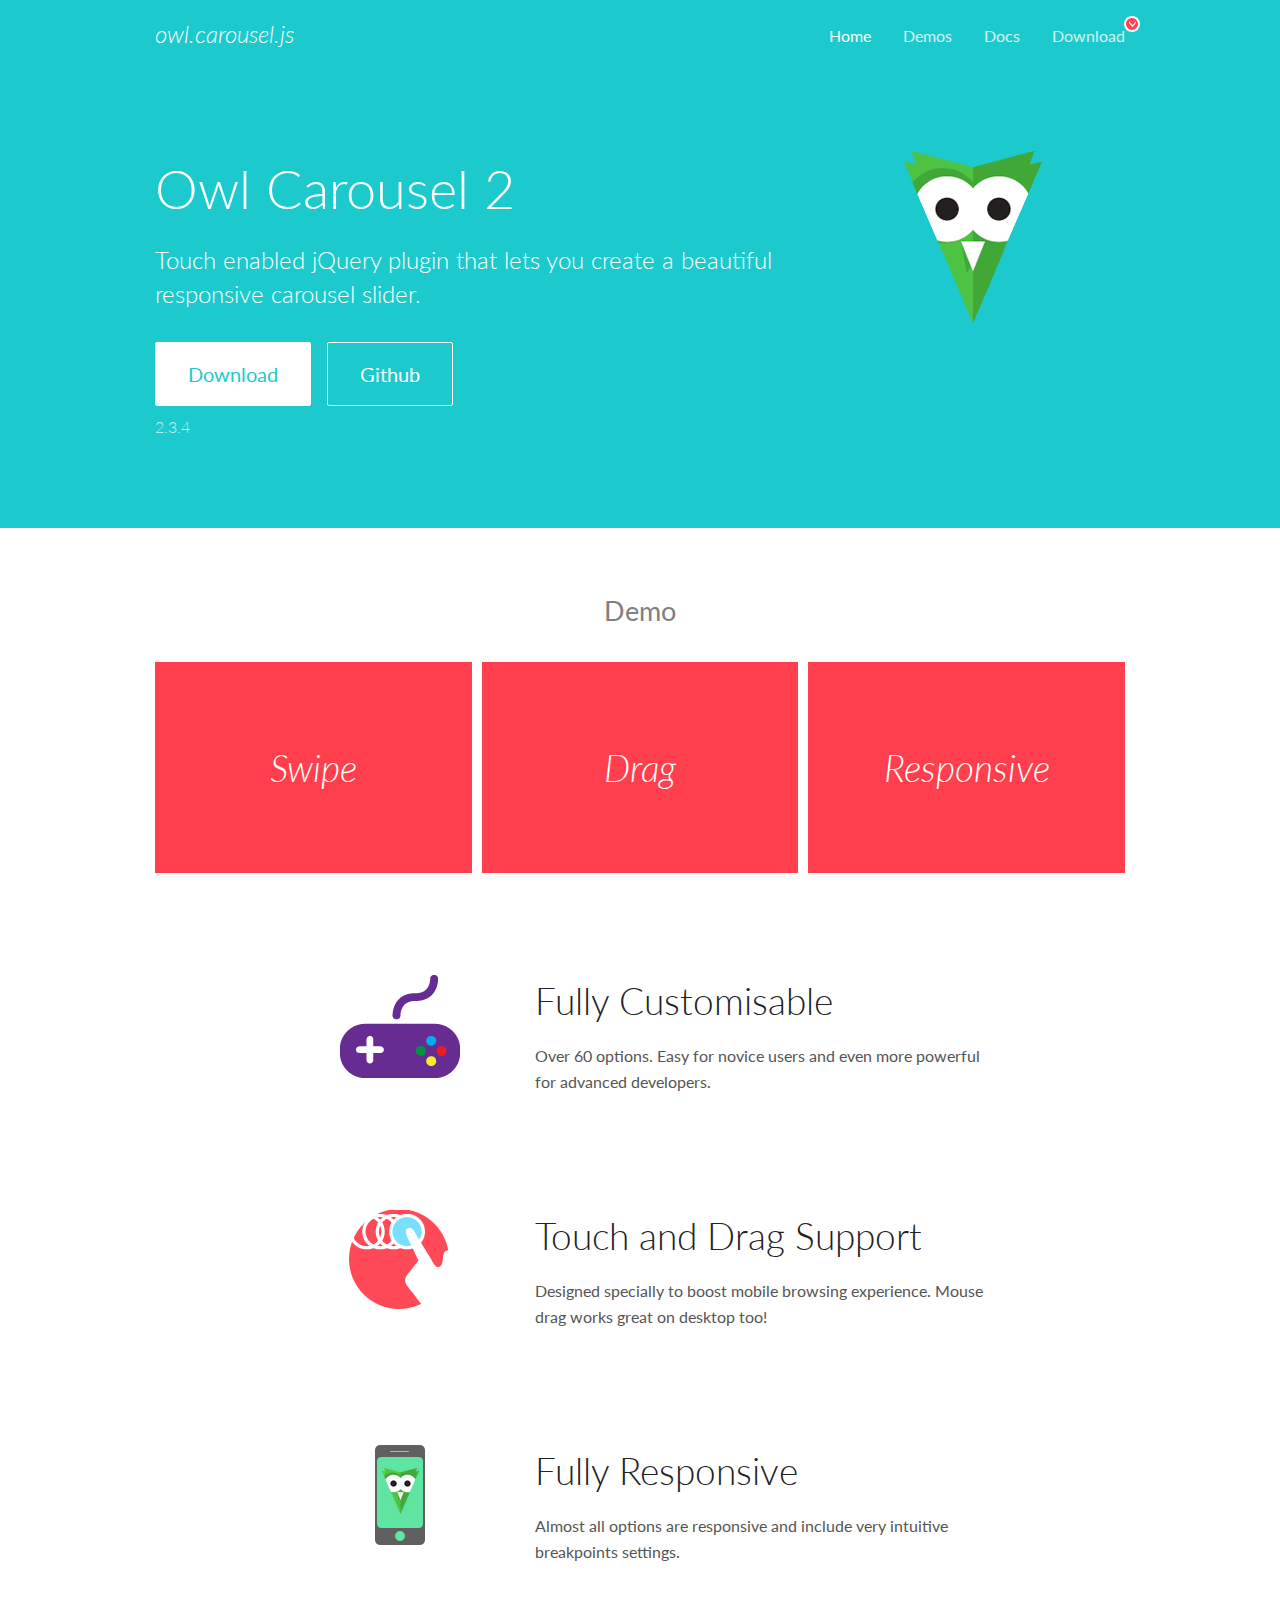
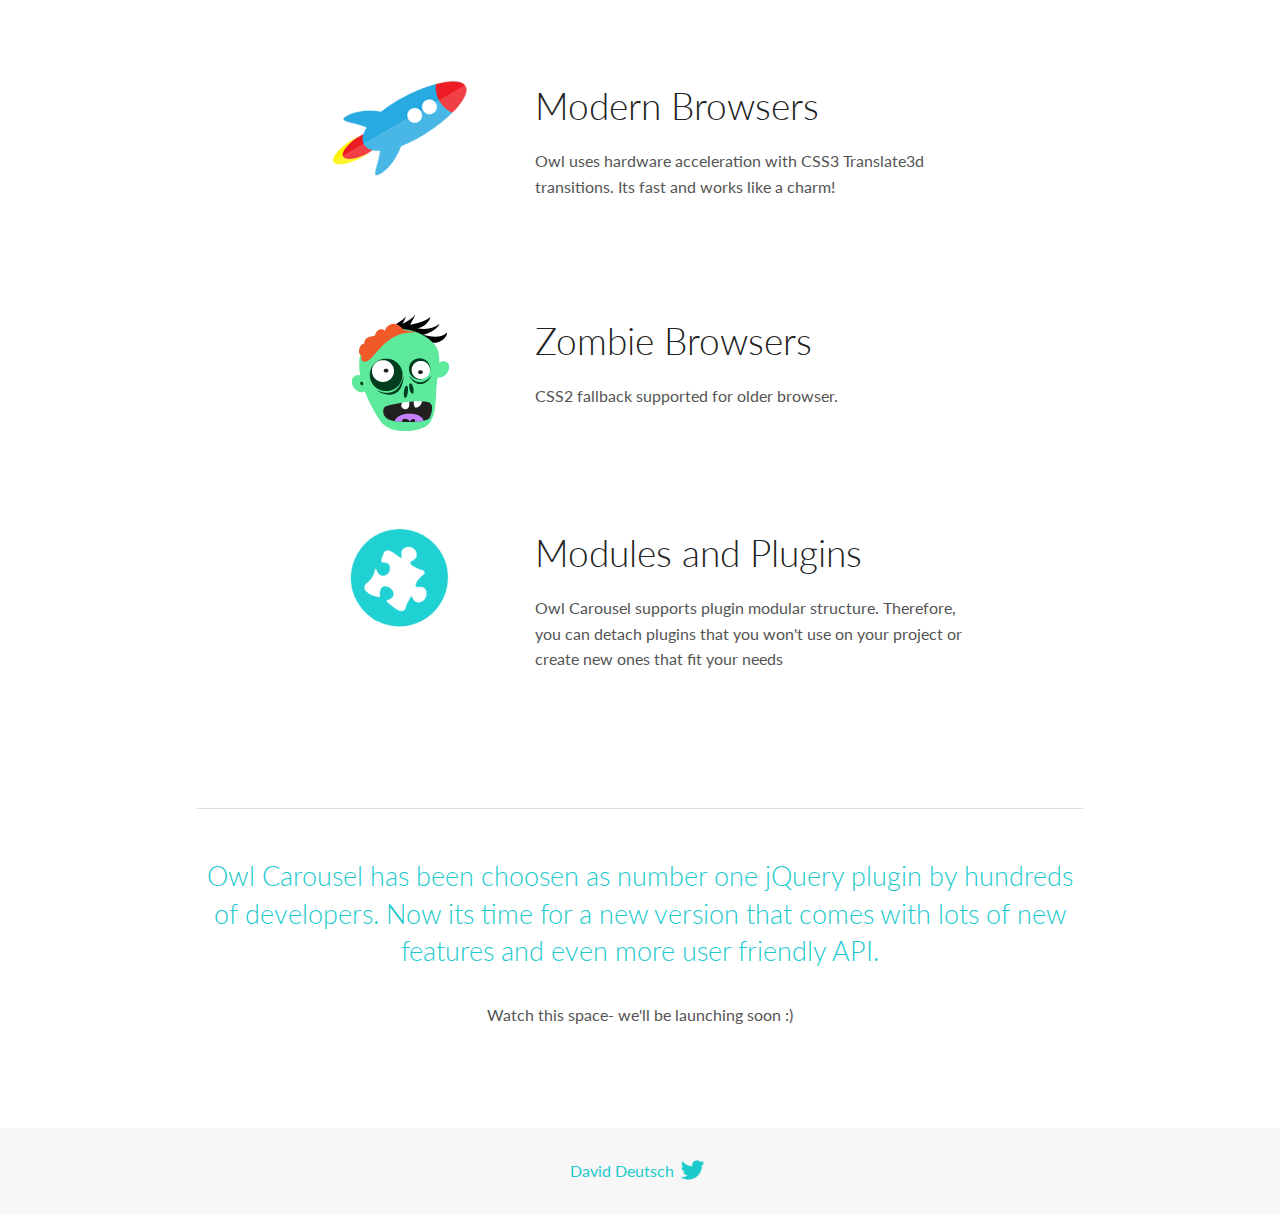
<file: css/OwlCarousel2-2.3.4/docs/index.html>
<!DOCTYPE html>
<html lang="en">
  <head>

    <!-- head -->
    <meta charset="utf-8">
    <meta name="msapplication-tap-highlight" content="no" />
    <meta name="viewport" content="width=device-width, initial-scale=1.0" />
    <meta name="description" content="Touch enabled jQuery plugin that lets you create beautiful responsive carousel slider.">
    <meta name="author" content="David Deutsch">
    <title>
      Home | Owl Carousel | 2.3.4
    </title>

    <!-- Stylesheets -->
    <link href='https://fonts.googleapis.com/css?family=Lato:300,400,700,400italic,300italic' rel='stylesheet' type='text/css'>
    <link rel="stylesheet" href="assets/css/docs.theme.min.css">

    <!-- Owl Stylesheets -->
    <link rel="stylesheet" href="assets/owlcarousel/assets/owl.carousel.min.css">
    <link rel="stylesheet" href="assets/owlcarousel/assets/owl.theme.default.min.css">

    <!-- HTML5 shim and Respond.js IE8 support of HTML5 elements and media queries -->

    <!--[if lt IE 9]>
      <script src="https://oss.maxcdn.com/libs/html5shiv/3.7.0/html5shiv.js"></script>
      <script src="https://oss.maxcdn.com/libs/respond.js/1.3.0/respond.min.js"></script>
    <![endif]-->

    <!-- Favicons -->
    <link rel="apple-touch-icon-precomposed" sizes="144x144" href="assets/ico/apple-touch-icon-144-precomposed.png">
    <link rel="shortcut icon" href="assets/ico/favicon.png">
    <link rel="shortcut icon" href="favicon.ico">

    <!-- Yeah i know js should not be in header. Its required for demos.-->

    <!-- javascript -->
    <script src="assets/vendors/jquery.min.js"></script>
    <script src="assets/owlcarousel/owl.carousel.js"></script>
  </head>
  <body>

    <!-- header -->
    <header class="header">
      <div class="row">
        <div class="large-12 columns">
          <div class="brand left">
            <h3>
              <a href="/OwlCarousel2/">owl.carousel.js</a> 
            </h3>
          </div>
          <a id="toggle-nav" class="right">
            <span></span> <span></span> <span></span> 
          </a> 
          <div class="nav-bar">
            <ul class="clearfix">
              <li class="active">
                <a href="/OwlCarousel2/index.html">Home</a> 
              </li>
              <li> <a href="/OwlCarousel2/demos/demos.html">Demos</a>  </li>
              <li> <a href="/OwlCarousel2/docs/started-welcome.html">Docs</a>  </li>
              <li>
                <a href="https://github.com/OwlCarousel2/OwlCarousel2/archive/2.3.4.zip">Download</a> 
                <span class="download"></span> 
              </li>
            </ul>
          </div>
        </div>
      </div>
    </header>

    <!-- home panel -->
    <section id="hero">
      <div class="row">
        <div class="large-8 medium-8 columns">
          <h1>Owl Carousel 2</h1>
          <h4>Touch enabled jQuery plugin that lets you create a beautiful responsive carousel slider.</h4>
          <a href="https://github.com/OwlCarousel2/OwlCarousel2/archive/2.3.4.zip" class="hero-button">Download</a> 
          <a href="https://github.com/OwlCarousel2/OwlCarousel2" class="hero-button outline">Github</a> 
          <p>2.3.4</p>
        </div>
        <div class="large-4 medium-4 columns">
          <img class="owl-logo" src="assets/img/owl-logo.png" alt="mr. Owl">
        </div>
      </div>
    </section>

    <!-- body -->
    <div class="home-demo">
      <div class="row">
        <div class="large-12 columns">
          <h3>Demo</h3>
          <div class="owl-carousel">
            <div class="item">
              <h2>Swipe</h2>
            </div>
            <div class="item">
              <h2>Drag</h2>
            </div>
            <div class="item">
              <h2>Responsive</h2>
            </div>
            <div class="item">
              <h2>CSS3</h2>
            </div>
            <div class="item">
              <h2>Fast</h2>
            </div>
            <div class="item">
              <h2>Easy</h2>
            </div>
            <div class="item">
              <h2>Free</h2>
            </div>
            <div class="item">
              <h2>Upgradable</h2>
            </div>
            <div class="item">
              <h2>Tons of options</h2>
            </div>
            <div class="item">
              <h2>Infinity</h2>
            </div>
            <div class="item">
              <h2>Auto Width</h2>
            </div>
          </div>
        </div>
      </div>
    </div>
    <script>
      var owl = $('.owl-carousel');
      owl.owlCarousel({
        margin: 10,
        loop: true,
        responsive: {
          0: {
            items: 1
          },
          600: {
            items: 2
          },
          1000: {
            items: 3
          }
        }
      })
    </script>

    <!-- features -->
    <div id="features">
      <div class="row">
        <div class="small-12 medium-9 small-centered columns">
          <section class="row feature">
            <div class="medium-4 small-12 columns">
              <img src="assets/img/feature-options.png" alt="">
            </div>
            <div class="medium-8 small-12 columns">
              <h2>Fully Customisable</h2>
              <p>Over 60 options. Easy for novice users and even more powerful for advanced developers.</p>
            </div>
          </section>
          <section class="row feature">
            <div class="medium-4 small-12 columns">
              <img src="assets/img/feature-drag.png" alt="">
            </div>
            <div class="medium-8 small-12 columns">
              <h2>Touch and Drag Support</h2>
              <p>Designed specially to boost mobile browsing experience. Mouse drag works great on desktop too!</p>
            </div>
          </section>
          <section class="row feature">
            <div class="medium-4 small-12 columns">
              <img src="assets/img/feature-responsive.png" alt="">
            </div>
            <div class="medium-8 small-12 columns">
              <h2>Fully Responsive</h2>
              <p>Almost all options are responsive and include very intuitive breakpoints settings.</p>
            </div>
          </section>
          <section class="row feature">
            <div class="medium-4 small-12 columns">
              <img src="assets/img/feature-modern.png" alt="">
            </div>
            <div class="medium-8 small-12 columns">
              <h2>Modern Browsers</h2>
              <p>Owl uses hardware acceleration with CSS3 Translate3d transitions. Its fast and works like a charm! </p>
            </div>
          </section>
          <section class="row feature">
            <div class="medium-4 small-12 columns">
              <img src="assets/img/feature-zombie.png" alt="">
            </div>
            <div class="medium-8 small-12 columns">
              <h2>Zombie Browsers</h2>
              <p>CSS2 fallback supported for older browser.</p>
            </div>
          </section>
          <section class="row feature">
            <div class="medium-4 small-12 columns">
              <img src="assets/img/feature-module.png" alt="">
            </div>
            <div class="medium-8 small-12 columns">
              <h2>Modules and Plugins</h2>
              <p>Owl Carousel supports plugin modular structure. Therefore, you can detach plugins that you won&#x27;t use on your project or create new ones that fit your needs</p>
            </div>
          </section>
        </div>
      </div>
    </div>

    <!-- footer -->
    <section id="teaser-text">
      <div class="row">
        <div class="small-12 medium-11 small-centered columns">
          <hr>
          <h3 id="owl-carousel-has-been-choosen-as-number-one-jquery-plugin-by-hundreds-of-developers-now-its-time-for-a-new-version-that-comes-with-lots-of-new-features-and-even-more-user-friendly-api-">Owl Carousel has been choosen as number one jQuery plugin by hundreds of developers. Now its time for a new version that comes with lots of new features and even more user friendly API.</h3>
          <p>Watch this space- we&#39;ll be launching soon :)</p>
        </div>
      </div>
    </section>

    <!-- footer -->
    <footer class="footer">
      <div class="row">
        <div class="large-12 columns">
          <h5>
            <a href="/OwlCarousel2/docs/support-contact.html">David Deutsch</a> 
            <a id="custom-tweet-button" href="https://twitter.com/share?url=https://github.com/OwlCarousel2/OwlCarousel2&text=Owl Carousel - This is so awesome! " target="_blank"></a> 
          </h5>
        </div>
      </div>
    </footer>

    <!-- vendors -->
    <script src="assets/vendors/highlight.js"></script>
    <script src="assets/js/app.js"></script>
  </body>
</html>
</file>
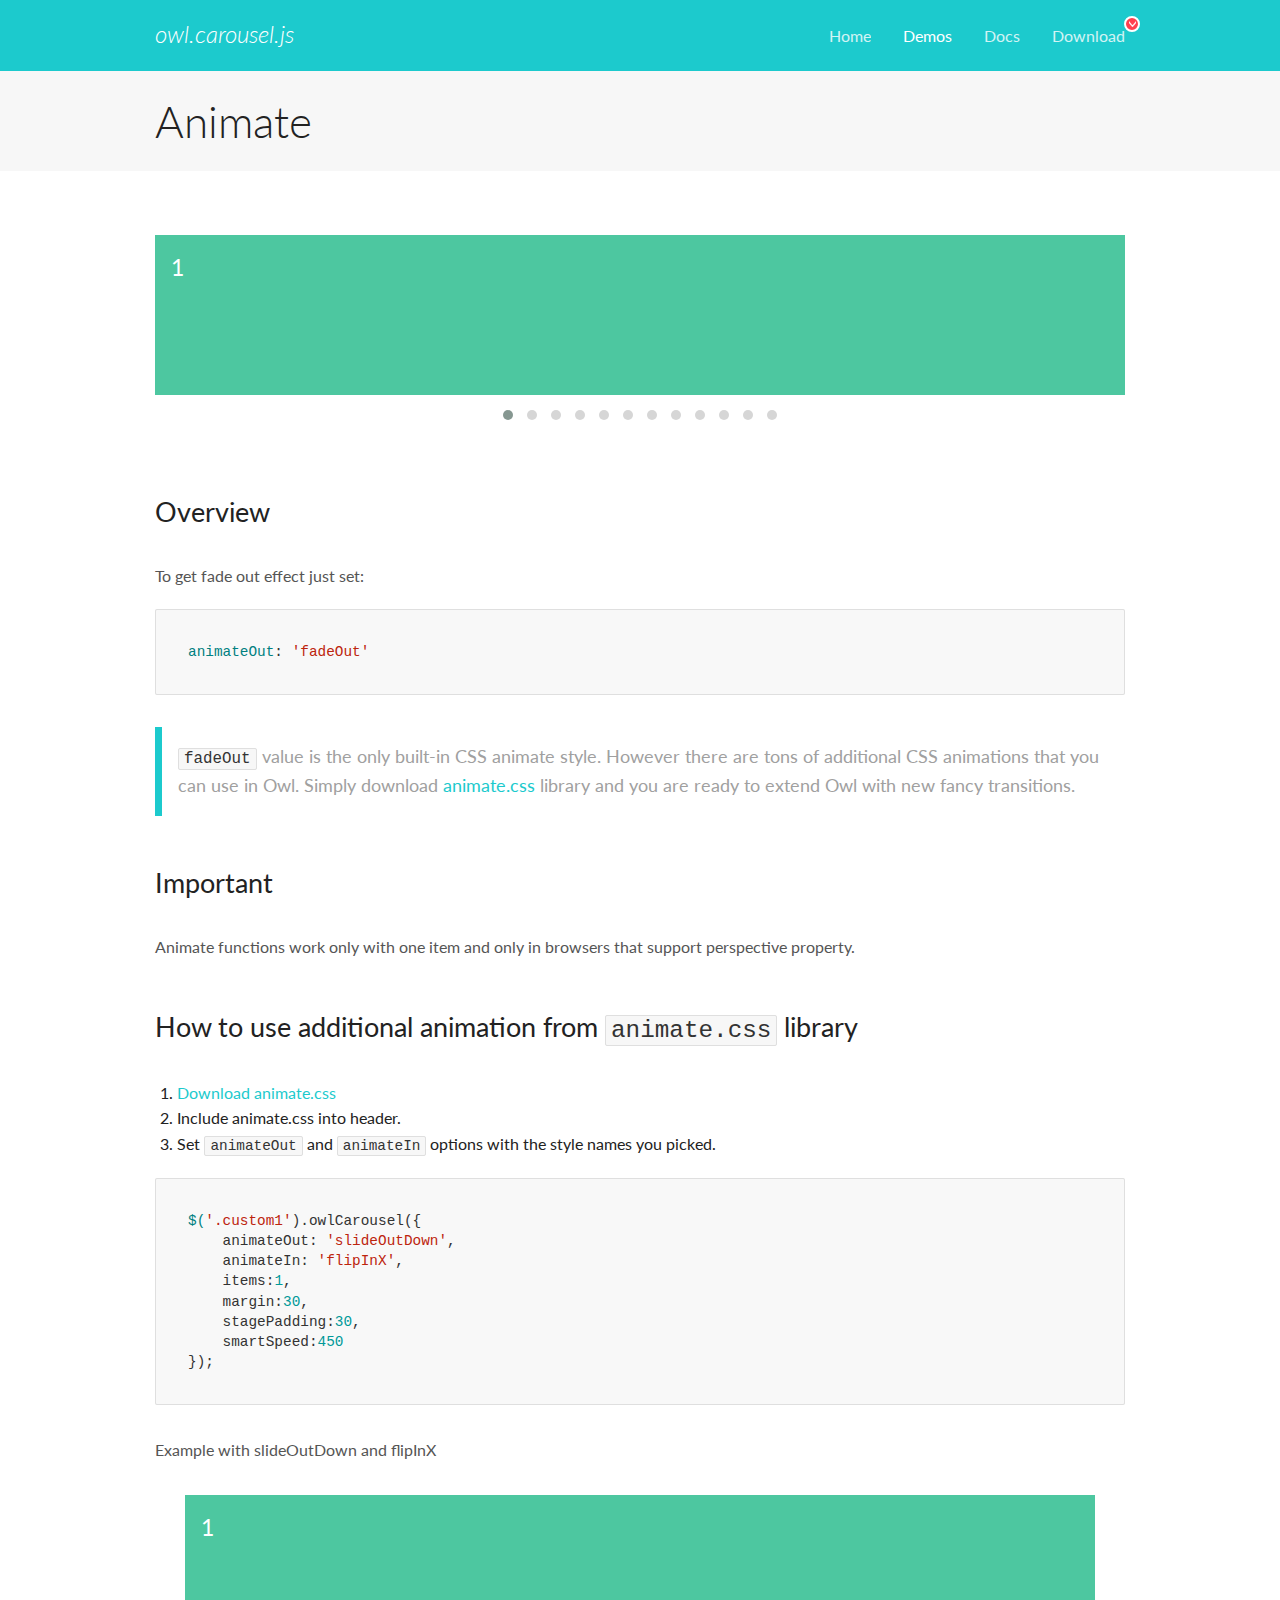
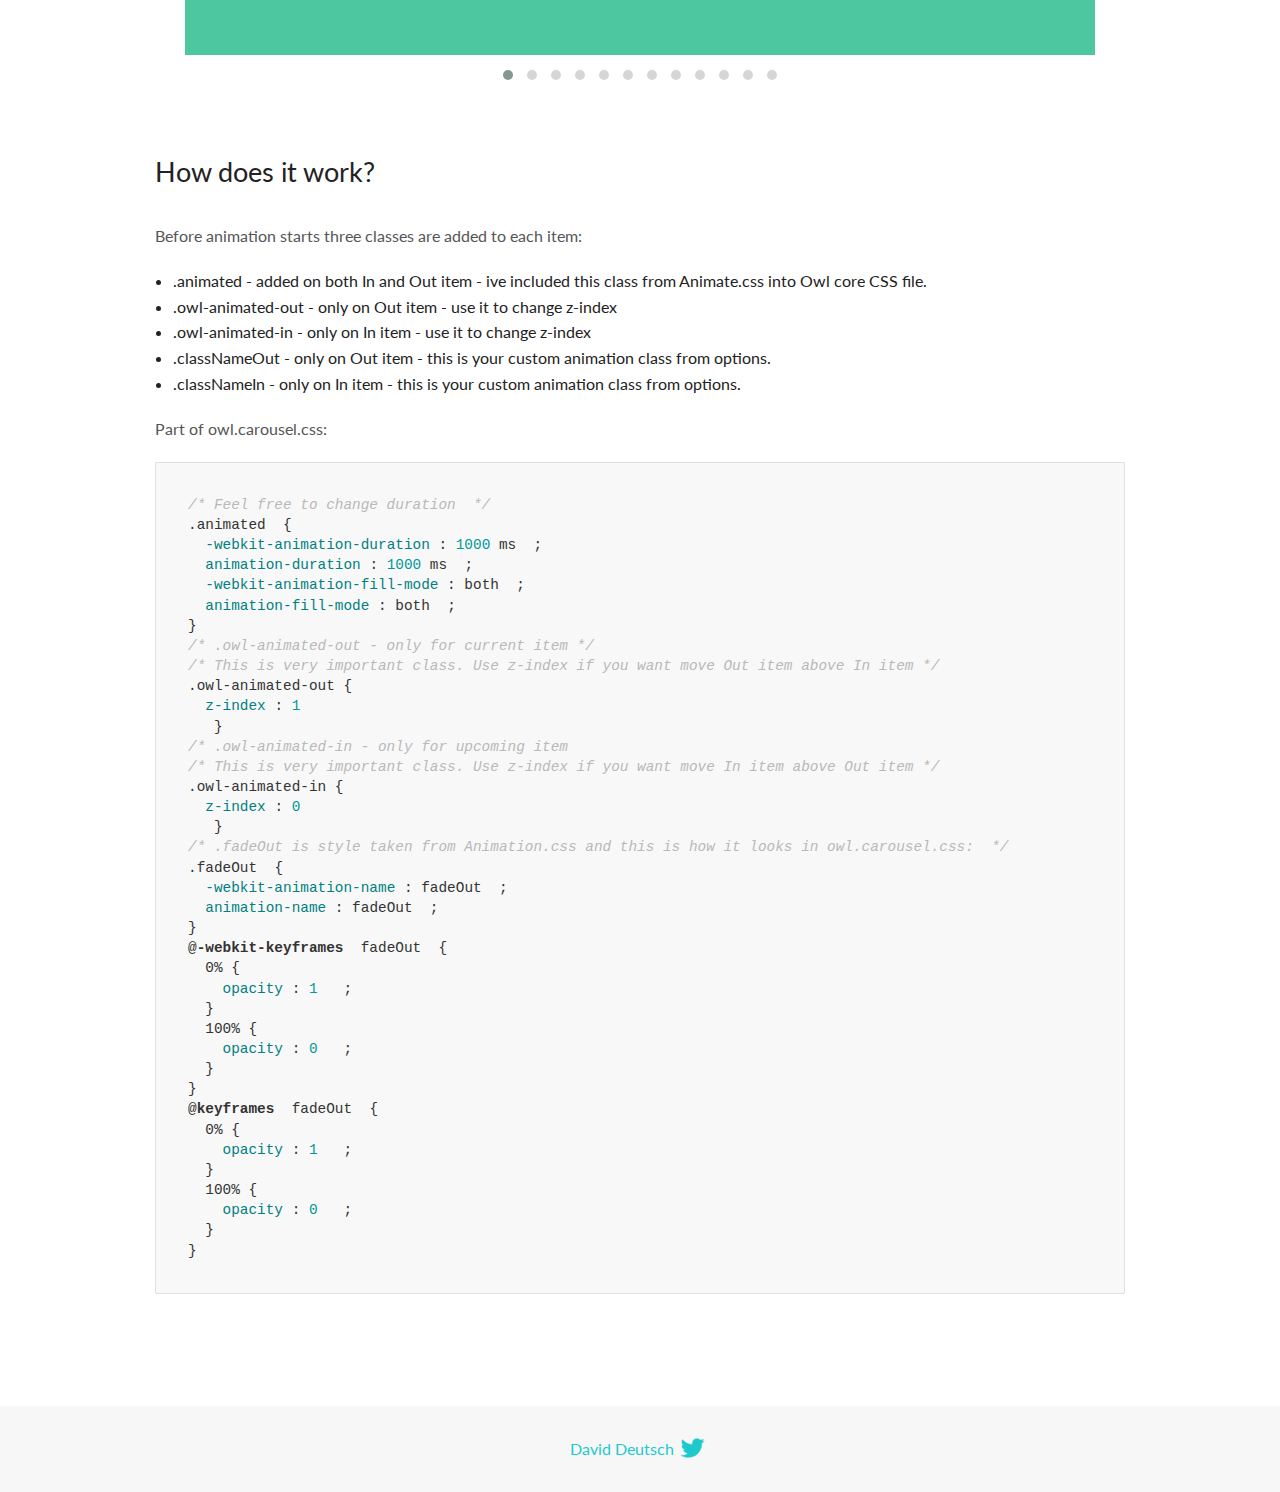
<file: css/OwlCarousel2-2.3.4/docs/demos/animate.html>
<!DOCTYPE html>
<html lang="en">
  <head>

    <!-- head -->
    <meta charset="utf-8">
    <meta name="msapplication-tap-highlight" content="no" />
    <meta name="viewport" content="width=device-width, initial-scale=1.0" />
    <meta name="description" content="Animate carousel">
    <meta name="author" content="David Deutsch">
    <title>
      Animate Demo | Owl Carousel | 2.3.4
    </title>

    <!-- Stylesheets -->
    <link href='https://fonts.googleapis.com/css?family=Lato:300,400,700,400italic,300italic' rel='stylesheet' type='text/css'>
    <link rel="stylesheet" href="../assets/css/docs.theme.min.css">

    <!-- Owl Stylesheets -->
    <link rel="stylesheet" href="../assets/owlcarousel/assets/owl.carousel.min.css">
    <link rel="stylesheet" href="../assets/owlcarousel/assets/owl.theme.default.min.css">

    <!-- HTML5 shim and Respond.js IE8 support of HTML5 elements and media queries -->

    <!--[if lt IE 9]>
      <script src="https://oss.maxcdn.com/libs/html5shiv/3.7.0/html5shiv.js"></script>
      <script src="https://oss.maxcdn.com/libs/respond.js/1.3.0/respond.min.js"></script>
    <![endif]-->

    <!-- Favicons -->
    <link rel="apple-touch-icon-precomposed" sizes="144x144" href="../assets/ico/apple-touch-icon-144-precomposed.png">
    <link rel="shortcut icon" href="../assets/ico/favicon.png">
    <link rel="shortcut icon" href="favicon.ico">

    <!-- Yeah i know js should not be in header. Its required for demos.-->

    <!-- javascript -->
    <script src="../assets/vendors/jquery.min.js"></script>
    <script src="../assets/owlcarousel/owl.carousel.js"></script>
  </head>
  <body>

    <!-- header -->
    <header class="header">
      <div class="row">
        <div class="large-12 columns">
          <div class="brand left">
            <h3>
              <a href="/OwlCarousel2/">owl.carousel.js</a> 
            </h3>
          </div>
          <a id="toggle-nav" class="right">
            <span></span> <span></span> <span></span> 
          </a> 
          <div class="nav-bar">
            <ul class="clearfix">
              <li> <a href="/OwlCarousel2/index.html">Home</a>  </li>
              <li class="active">
                <a href="/OwlCarousel2/demos/demos.html">Demos</a> 
              </li>
              <li> <a href="/OwlCarousel2/docs/started-welcome.html">Docs</a>  </li>
              <li>
                <a href="https://github.com/OwlCarousel2/OwlCarousel2/archive/2.3.4.zip">Download</a> 
                <span class="download"></span> 
              </li>
            </ul>
          </div>
        </div>
      </div>
    </header>

    <!-- title -->
    <section class="title">
      <div class="row">
        <div class="large-12 columns">
          <h1>Animate</h1>
        </div>
      </div>
    </section>

    <!--  Demos -->
    <section id="demos">
      <div class="row">
        <div class="large-12 columns">
          <div class="fadeOut owl-carousel owl-theme">
            <div class="item">
              <h4>1</h4>
            </div>
            <div class="item">
              <h4>2</h4>
            </div>
            <div class="item">
              <h4>3</h4>
            </div>
            <div class="item">
              <h4>4</h4>
            </div>
            <div class="item">
              <h4>5</h4>
            </div>
            <div class="item">
              <h4>6</h4>
            </div>
            <div class="item">
              <h4>7</h4>
            </div>
            <div class="item">
              <h4>8</h4>
            </div>
            <div class="item">
              <h4>9</h4>
            </div>
            <div class="item">
              <h4>10</h4>
            </div>
            <div class="item">
              <h4>11</h4>
            </div>
            <div class="item">
              <h4>12</h4>
            </div>
          </div>
          <h3 id="overview">Overview</h3>
          <p>To get fade out effect just set:</p>
          <pre><code>animateOut: &#39;fadeOut&#39;</code></pre>
          <blockquote>
            <p><code>fadeOut</code> value is the only built-in CSS animate style. However there are tons of additional CSS animations that you can use in Owl. Simply download
              <a href="https://daneden.github.io/animate.css/">animate.css</a>  library and you are ready to extend Owl with new fancy transitions.</p>
          </blockquote>
          <h3 id="important">Important</h3>
          <p>Animate functions work only with one item and only in browsers that support perspective property.</p>
          <h3 id="how-to-use-additional-animation-from-animate-css-library">How to use additional animation from <code>animate.css</code> library</h3>
          <ol>
            <li> <a href="https://daneden.github.io/animate.css/">Download animate.css</a>  </li>
            <li>Include animate.css into header.</li>
            <li>Set <code>animateOut</code> and <code>animateIn</code> options with the style names you picked.</li>
          </ol>
          <pre><code>$(&#39;.custom1&#39;).owlCarousel({
    animateOut: &#39;slideOutDown&#39;,
    animateIn: &#39;flipInX&#39;,
    items:1,
    margin:30,
    stagePadding:30,
    smartSpeed:450
});</code></pre>
          <p>Example with slideOutDown and flipInX</p>
          <div class="custom1 owl-carousel owl-theme">
            <div class="item">
              <h4>1</h4>
            </div>
            <div class="item">
              <h4>2</h4>
            </div>
            <div class="item">
              <h4>3</h4>
            </div>
            <div class="item">
              <h4>4</h4>
            </div>
            <div class="item">
              <h4>5</h4>
            </div>
            <div class="item">
              <h4>6</h4>
            </div>
            <div class="item">
              <h4>7</h4>
            </div>
            <div class="item">
              <h4>8</h4>
            </div>
            <div class="item">
              <h4>9</h4>
            </div>
            <div class="item">
              <h4>10</h4>
            </div>
            <div class="item">
              <h4>11</h4>
            </div>
            <div class="item">
              <h4>12</h4>
            </div>
          </div>
          <h3 id="how-does-it-work-">How does it work?</h3>
          <p>Before animation starts three classes are added to each item:</p>
          <ul>
            <li>.animated - added on both In and Out item - ive included this class from Animate.css into Owl core CSS file.</li>
            <li>.owl-animated-out - only on Out item - use it to change z-index</li>
            <li>.owl-animated-in - only on In item - use it to change z-index</li>
            <li>.classNameOut - only on Out item - this is your custom animation class from options.</li>
            <li>.classNameIn - only on In item - this is your custom animation class from options.</li>
          </ul>
          <p>Part of owl.carousel.css:</p>
          <pre><code class="language-css"><span class="comment">/* Feel free to change duration  */</span> 
<span class="class">.animated</span>  <span class="rules">{
  <span class="rule"><span class="attribute">-webkit-animation-duration</span> :<span class="value"> <span class="number">1000</span> ms</span> </span> ;
  <span class="rule"><span class="attribute">animation-duration</span> :<span class="value"> <span class="number">1000</span> ms</span> </span> ;
  <span class="rule"><span class="attribute">-webkit-animation-fill-mode</span> :<span class="value"> both</span> </span> ;
  <span class="rule"><span class="attribute">animation-fill-mode</span> :<span class="value"> both</span> </span> ;
<span class="rule">}</span> </span> 
<span class="comment">/* .owl-animated-out - only for current item */</span> 
<span class="comment">/* This is very important class. Use z-index if you want move Out item above In item */</span> 
<span class="class">.owl-animated-out</span> <span class="rules">{
  <span class="rule"><span class="attribute">z-index</span> :<span class="value"> <span class="number">1</span> 
</span> </span> </span> }
<span class="comment">/* .owl-animated-in - only for upcoming item
/* This is very important class. Use z-index if you want move In item above Out item */</span> 
<span class="class">.owl-animated-in</span> <span class="rules">{
  <span class="rule"><span class="attribute">z-index</span> :<span class="value"> <span class="number">0</span> 
</span> </span> </span> }
<span class="comment">/* .fadeOut is style taken from Animation.css and this is how it looks in owl.carousel.css:  */</span> 
<span class="class">.fadeOut</span>  <span class="rules">{
  <span class="rule"><span class="attribute">-webkit-animation-name</span> :<span class="value"> fadeOut</span> </span> ;
  <span class="rule"><span class="attribute">animation-name</span> :<span class="value"> fadeOut</span> </span> ;
<span class="rule">}</span> </span> 
<span class="at_rule">@<span class="keyword">-webkit-keyframes</span>  fadeOut </span> {
  0% <span class="rules">{
    <span class="rule"><span class="attribute">opacity</span> :<span class="value"> <span class="number">1</span> </span> </span> ;
  <span class="rule">}</span> </span> 
  100% <span class="rules">{
    <span class="rule"><span class="attribute">opacity</span> :<span class="value"> <span class="number">0</span> </span> </span> ;
  <span class="rule">}</span> </span> 
}
<span class="at_rule">@<span class="keyword">keyframes</span>  fadeOut </span> {
  0% <span class="rules">{
    <span class="rule"><span class="attribute">opacity</span> :<span class="value"> <span class="number">1</span> </span> </span> ;
  <span class="rule">}</span> </span> 
  100% <span class="rules">{
    <span class="rule"><span class="attribute">opacity</span> :<span class="value"> <span class="number">0</span> </span> </span> ;
  <span class="rule">}</span> </span> 
}</code></pre>
          <link rel="stylesheet" href="../assets/css/animate.css">
          <script>
            jQuery(document).ready(function($) {
              $('.fadeOut').owlCarousel({
                items: 1,
                animateOut: 'fadeOut',
                loop: true,
                margin: 10,
              });
              $('.custom1').owlCarousel({
                animateOut: 'slideOutDown',
                animateIn: 'flipInX',
                items: 1,
                margin: 30,
                stagePadding: 30,
                smartSpeed: 450
              });
            });
          </script>
        </div>
      </div>
    </section>

    <!-- footer -->
    <footer class="footer">
      <div class="row">
        <div class="large-12 columns">
          <h5>
            <a href="/OwlCarousel2/docs/support-contact.html">David Deutsch</a> 
            <a id="custom-tweet-button" href="https://twitter.com/share?url=https://github.com/OwlCarousel2/OwlCarousel2&text=Owl Carousel - This is so awesome! " target="_blank"></a> 
          </h5>
        </div>
      </div>
    </footer>

    <!-- vendors -->
    <script src="../assets/vendors/highlight.js"></script>
    <script src="../assets/js/app.js"></script>
  </body>
</html>
</file>
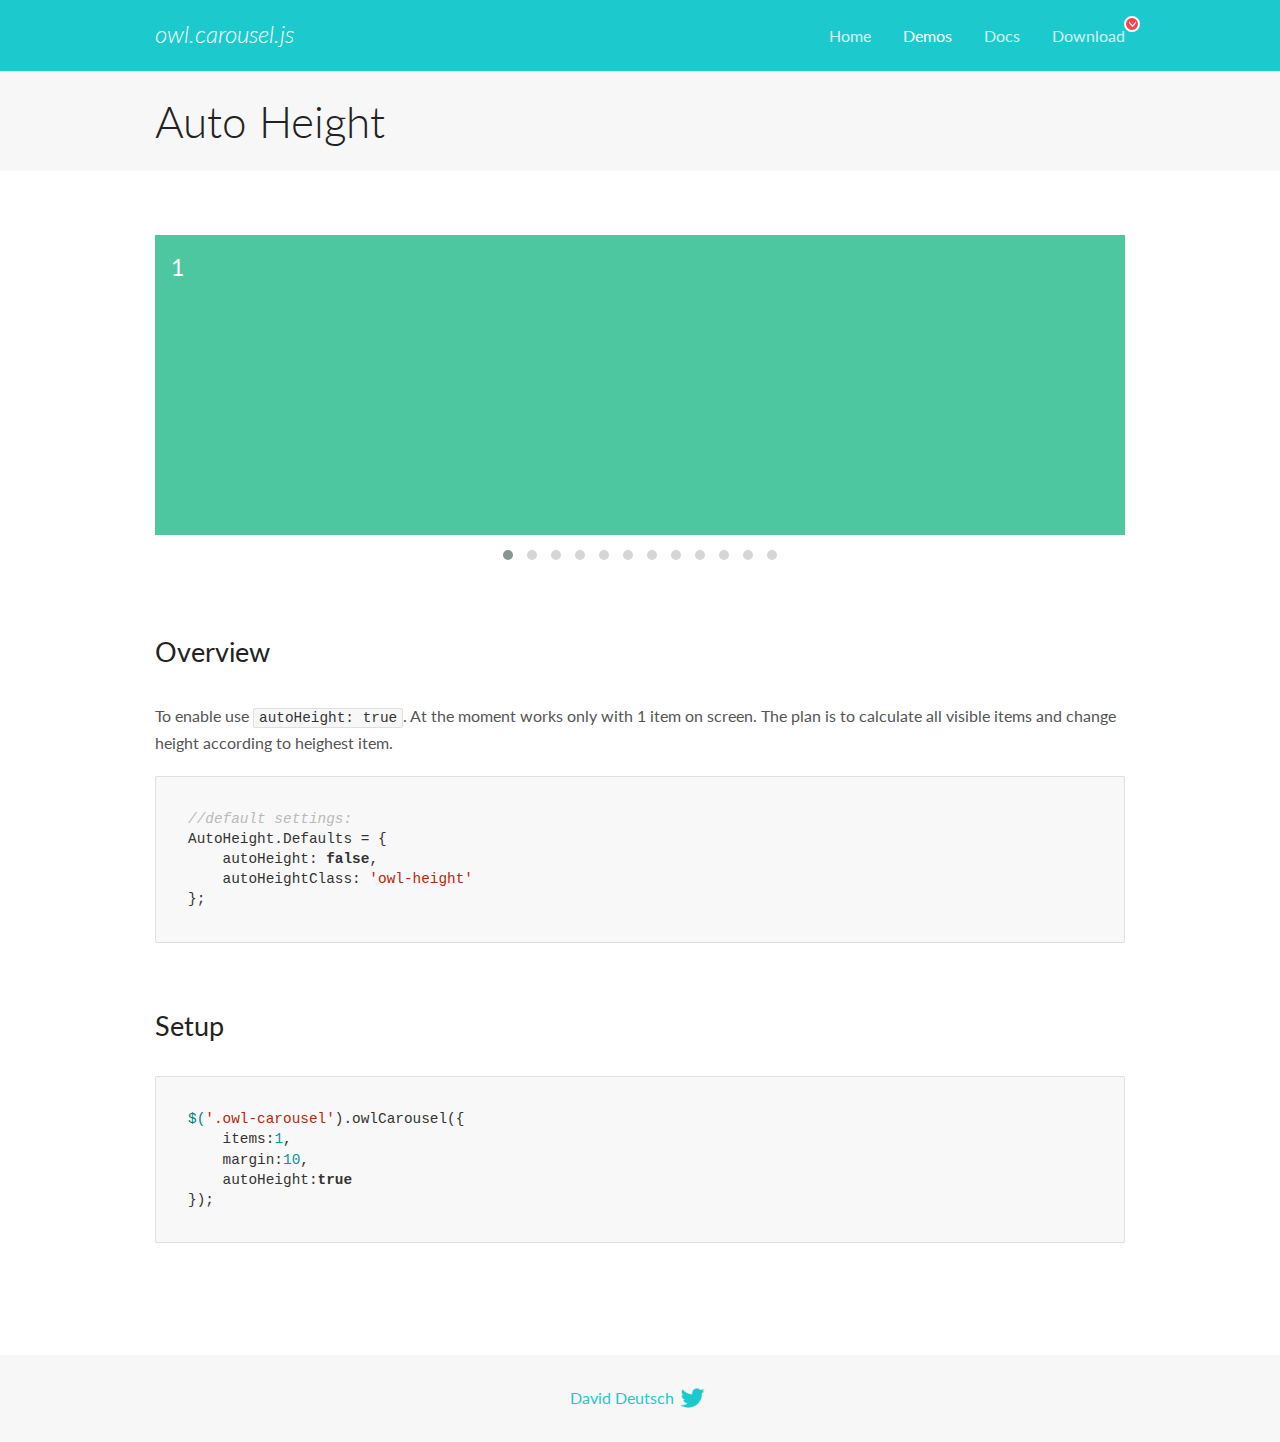
<file: css/OwlCarousel2-2.3.4/docs/demos/autoheight.html>
<!DOCTYPE html>
<html lang="en">
  <head>

    <!-- head -->
    <meta charset="utf-8">
    <meta name="msapplication-tap-highlight" content="no" />
    <meta name="viewport" content="width=device-width, initial-scale=1.0" />
    <meta name="description" content="autoHeight usage demo">
    <meta name="author" content="David Deutsch">
    <title>
      Auto Height Demo | Owl Carousel | 2.3.4
    </title>

    <!-- Stylesheets -->
    <link href='https://fonts.googleapis.com/css?family=Lato:300,400,700,400italic,300italic' rel='stylesheet' type='text/css'>
    <link rel="stylesheet" href="../assets/css/docs.theme.min.css">

    <!-- Owl Stylesheets -->
    <link rel="stylesheet" href="../assets/owlcarousel/assets/owl.carousel.min.css">
    <link rel="stylesheet" href="../assets/owlcarousel/assets/owl.theme.default.min.css">

    <!-- HTML5 shim and Respond.js IE8 support of HTML5 elements and media queries -->

    <!--[if lt IE 9]>
      <script src="https://oss.maxcdn.com/libs/html5shiv/3.7.0/html5shiv.js"></script>
      <script src="https://oss.maxcdn.com/libs/respond.js/1.3.0/respond.min.js"></script>
    <![endif]-->

    <!-- Favicons -->
    <link rel="apple-touch-icon-precomposed" sizes="144x144" href="../assets/ico/apple-touch-icon-144-precomposed.png">
    <link rel="shortcut icon" href="../assets/ico/favicon.png">
    <link rel="shortcut icon" href="favicon.ico">

    <!-- Yeah i know js should not be in header. Its required for demos.-->

    <!-- javascript -->
    <script src="../assets/vendors/jquery.min.js"></script>
    <script src="../assets/owlcarousel/owl.carousel.js"></script>
  </head>
  <body>

    <!-- header -->
    <header class="header">
      <div class="row">
        <div class="large-12 columns">
          <div class="brand left">
            <h3>
              <a href="/OwlCarousel2/">owl.carousel.js</a> 
            </h3>
          </div>
          <a id="toggle-nav" class="right">
            <span></span> <span></span> <span></span> 
          </a> 
          <div class="nav-bar">
            <ul class="clearfix">
              <li> <a href="/OwlCarousel2/index.html">Home</a>  </li>
              <li class="active">
                <a href="/OwlCarousel2/demos/demos.html">Demos</a> 
              </li>
              <li> <a href="/OwlCarousel2/docs/started-welcome.html">Docs</a>  </li>
              <li>
                <a href="https://github.com/OwlCarousel2/OwlCarousel2/archive/2.3.4.zip">Download</a> 
                <span class="download"></span> 
              </li>
            </ul>
          </div>
        </div>
      </div>
    </header>

    <!-- title -->
    <section class="title">
      <div class="row">
        <div class="large-12 columns">
          <h1>Auto Height</h1>
        </div>
      </div>
    </section>

    <!--  Demos -->
    <section id="demos">
      <div class="row">
        <div class="large-12 columns">
          <div class="owl-carousel owl-theme">
            <div class="item" style="height:300px">
              <h4>1</h4>
            </div>
            <div class="item" style="height:100px">
              <h4>2</h4>
            </div>
            <div class="item" style="height:500px">
              <h4>3</h4>
            </div>
            <div class="item" style="height:250px">
              <h4>4</h4>
            </div>
            <div class="item" style="height:400px">
              <h4>5</h4>
            </div>
            <div class="item" style="height:500px">
              <h4>6</h4>
            </div>
            <div class="item" style="height:600px">
              <h4>7</h4>
            </div>
            <div class="item" style="height:400px">
              <h4>8</h4>
            </div>
            <div class="item" style="height:300px">
              <h4>9</h4>
            </div>
            <div class="item" style="height:350px">
              <h4>10</h4>
            </div>
            <div class="item" style="height:200px">
              <h4>11</h4>
            </div>
            <div class="item" style="height:150px">
              <h4>12</h4>
            </div>
          </div>
          <h3 id="overview">Overview</h3>
          <p>To enable use <code>autoHeight: true</code>. At the moment works only with 1 item on screen. The plan is to calculate all visible items and change height according to heighest item.</p>
          <pre><code>//default settings:
AutoHeight.Defaults = {
    autoHeight: false,
    autoHeightClass: &#39;owl-height&#39;
};</code></pre>
          <h3 id="setup">Setup</h3>
          <pre><code>$(&#39;.owl-carousel&#39;).owlCarousel({
    items:1,
    margin:10,
    autoHeight:true
});</code></pre>
          <script>
            $(document).ready(function() {
              $('.owl-carousel').owlCarousel({
                items: 1,
                margin: 10,
                autoHeight: true
              });
            })
          </script>
        </div>
      </div>
    </section>

    <!-- footer -->
    <footer class="footer">
      <div class="row">
        <div class="large-12 columns">
          <h5>
            <a href="/OwlCarousel2/docs/support-contact.html">David Deutsch</a> 
            <a id="custom-tweet-button" href="https://twitter.com/share?url=https://github.com/OwlCarousel2/OwlCarousel2&text=Owl Carousel - This is so awesome! " target="_blank"></a> 
          </h5>
        </div>
      </div>
    </footer>

    <!-- vendors -->
    <script src="../assets/vendors/highlight.js"></script>
    <script src="../assets/js/app.js"></script>
  </body>
</html>
</file>
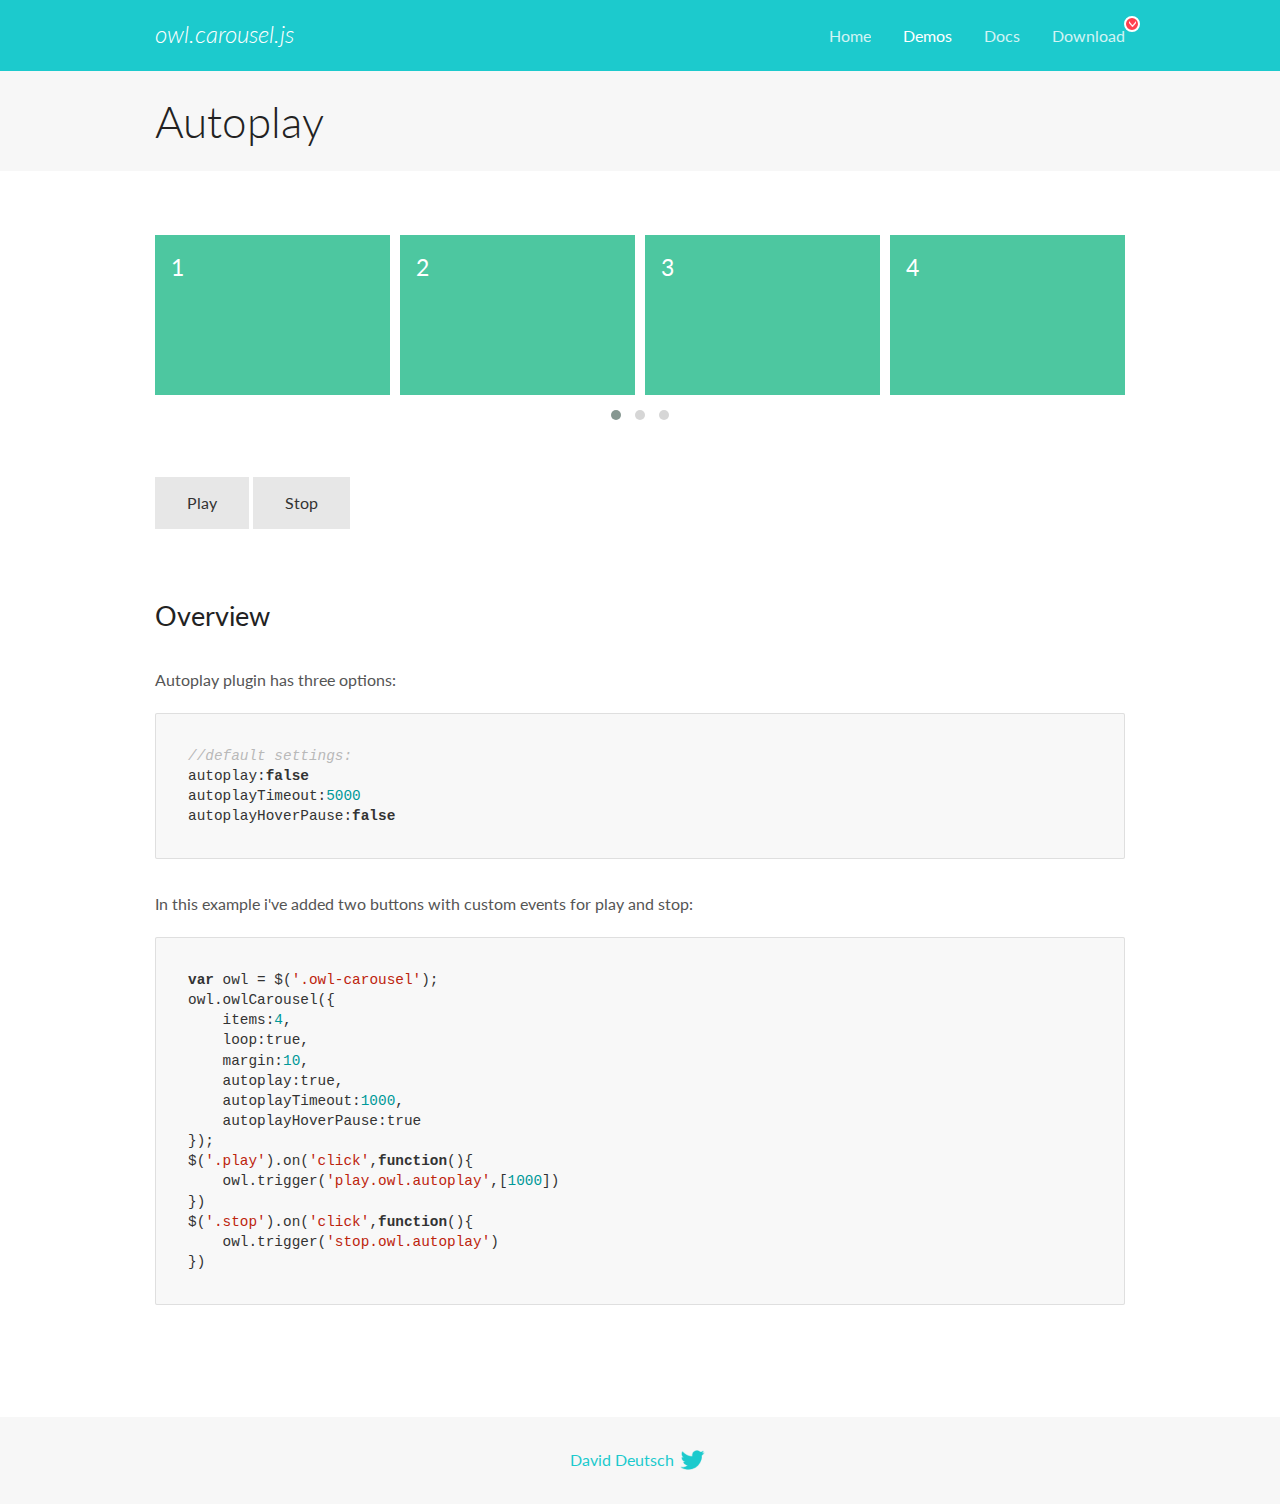
<file: css/OwlCarousel2-2.3.4/docs/demos/autoplay.html>
<!DOCTYPE html>
<html lang="en">
  <head>

    <!-- head -->
    <meta charset="utf-8">
    <meta name="msapplication-tap-highlight" content="no" />
    <meta name="viewport" content="width=device-width, initial-scale=1.0" />
    <meta name="description" content="Autoplay usage demo">
    <meta name="author" content="David Deutsch">
    <title>
      Autoplay Demo | Owl Carousel | 2.3.4
    </title>

    <!-- Stylesheets -->
    <link href='https://fonts.googleapis.com/css?family=Lato:300,400,700,400italic,300italic' rel='stylesheet' type='text/css'>
    <link rel="stylesheet" href="../assets/css/docs.theme.min.css">

    <!-- Owl Stylesheets -->
    <link rel="stylesheet" href="../assets/owlcarousel/assets/owl.carousel.min.css">
    <link rel="stylesheet" href="../assets/owlcarousel/assets/owl.theme.default.min.css">

    <!-- HTML5 shim and Respond.js IE8 support of HTML5 elements and media queries -->

    <!--[if lt IE 9]>
      <script src="https://oss.maxcdn.com/libs/html5shiv/3.7.0/html5shiv.js"></script>
      <script src="https://oss.maxcdn.com/libs/respond.js/1.3.0/respond.min.js"></script>
    <![endif]-->

    <!-- Favicons -->
    <link rel="apple-touch-icon-precomposed" sizes="144x144" href="../assets/ico/apple-touch-icon-144-precomposed.png">
    <link rel="shortcut icon" href="../assets/ico/favicon.png">
    <link rel="shortcut icon" href="favicon.ico">

    <!-- Yeah i know js should not be in header. Its required for demos.-->

    <!-- javascript -->
    <script src="../assets/vendors/jquery.min.js"></script>
    <script src="../assets/owlcarousel/owl.carousel.js"></script>
  </head>
  <body>

    <!-- header -->
    <header class="header">
      <div class="row">
        <div class="large-12 columns">
          <div class="brand left">
            <h3>
              <a href="/OwlCarousel2/">owl.carousel.js</a> 
            </h3>
          </div>
          <a id="toggle-nav" class="right">
            <span></span> <span></span> <span></span> 
          </a> 
          <div class="nav-bar">
            <ul class="clearfix">
              <li> <a href="/OwlCarousel2/index.html">Home</a>  </li>
              <li class="active">
                <a href="/OwlCarousel2/demos/demos.html">Demos</a> 
              </li>
              <li> <a href="/OwlCarousel2/docs/started-welcome.html">Docs</a>  </li>
              <li>
                <a href="https://github.com/OwlCarousel2/OwlCarousel2/archive/2.3.4.zip">Download</a> 
                <span class="download"></span> 
              </li>
            </ul>
          </div>
        </div>
      </div>
    </header>

    <!-- title -->
    <section class="title">
      <div class="row">
        <div class="large-12 columns">
          <h1>Autoplay</h1>
        </div>
      </div>
    </section>

    <!--  Demos -->
    <section id="demos">
      <div class="row">
        <div class="large-12 columns">
          <div class="owl-carousel owl-theme">
            <div class="item">
              <h4>1</h4>
            </div>
            <div class="item">
              <h4>2</h4>
            </div>
            <div class="item">
              <h4>3</h4>
            </div>
            <div class="item">
              <h4>4</h4>
            </div>
            <div class="item">
              <h4>5</h4>
            </div>
            <div class="item">
              <h4>6</h4>
            </div>
            <div class="item">
              <h4>7</h4>
            </div>
            <div class="item">
              <h4>8</h4>
            </div>
            <div class="item">
              <h4>9</h4>
            </div>
            <div class="item">
              <h4>10</h4>
            </div>
            <div class="item">
              <h4>11</h4>
            </div>
            <div class="item">
              <h4>12</h4>
            </div>
          </div>
          <a class="button secondary play">Play</a> 
          <a class="button secondary stop">Stop</a> 
          <h3 id="overview">Overview</h3>
          <p>Autoplay plugin has three options:</p>
          <pre><code>//default settings:
autoplay:false
autoplayTimeout:5000
autoplayHoverPause:false</code></pre>
          <p>In this example i&#39;ve added two buttons with custom events for play and stop:</p>
          <pre><code>var owl = $(&#39;.owl-carousel&#39;);
owl.owlCarousel({
    items:4,
    loop:true,
    margin:10,
    autoplay:true,
    autoplayTimeout:1000,
    autoplayHoverPause:true
});
$(&#39;.play&#39;).on(&#39;click&#39;,function(){
    owl.trigger(&#39;play.owl.autoplay&#39;,[1000])
})
$(&#39;.stop&#39;).on(&#39;click&#39;,function(){
    owl.trigger(&#39;stop.owl.autoplay&#39;)
})</code></pre>
          <script>
            $(document).ready(function() {
              var owl = $('.owl-carousel');
              owl.owlCarousel({
                items: 4,
                loop: true,
                margin: 10,
                autoplay: true,
                autoplayTimeout: 1000,
                autoplayHoverPause: true
              });
              $('.play').on('click', function() {
                owl.trigger('play.owl.autoplay', [1000])
              })
              $('.stop').on('click', function() {
                owl.trigger('stop.owl.autoplay')
              })
            })
          </script>
        </div>
      </div>
    </section>

    <!-- footer -->
    <footer class="footer">
      <div class="row">
        <div class="large-12 columns">
          <h5>
            <a href="/OwlCarousel2/docs/support-contact.html">David Deutsch</a> 
            <a id="custom-tweet-button" href="https://twitter.com/share?url=https://github.com/OwlCarousel2/OwlCarousel2&text=Owl Carousel - This is so awesome! " target="_blank"></a> 
          </h5>
        </div>
      </div>
    </footer>

    <!-- vendors -->
    <script src="../assets/vendors/highlight.js"></script>
    <script src="../assets/js/app.js"></script>
  </body>
</html>
</file>
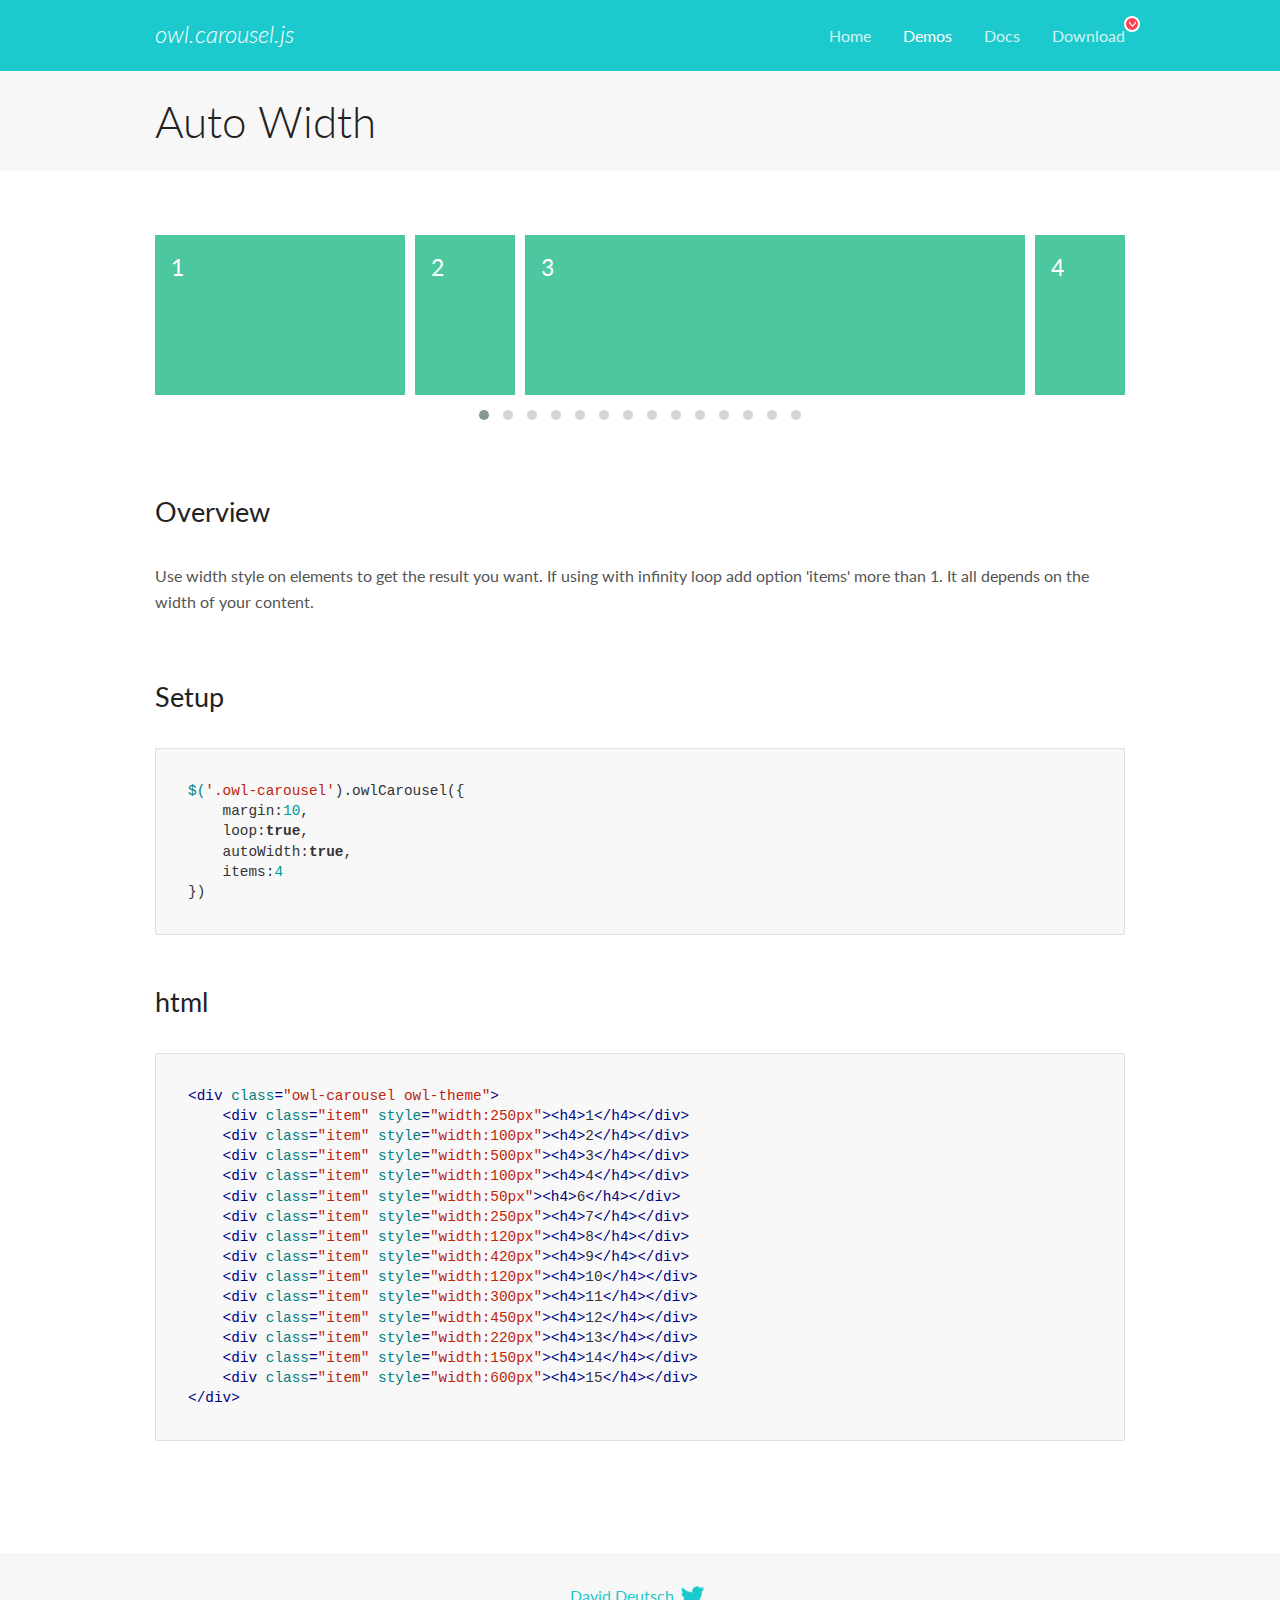
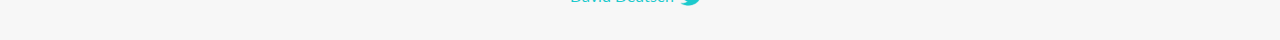
<file: css/OwlCarousel2-2.3.4/docs/demos/autowidth.html>
<!DOCTYPE html>
<html lang="en">
  <head>

    <!-- head -->
    <meta charset="utf-8">
    <meta name="msapplication-tap-highlight" content="no" />
    <meta name="viewport" content="width=device-width, initial-scale=1.0" />
    <meta name="description" content="Auto Width">
    <meta name="author" content="David Deutsch">
    <title>
      Auto Width Demo | Owl Carousel | 2.3.4
    </title>

    <!-- Stylesheets -->
    <link href='https://fonts.googleapis.com/css?family=Lato:300,400,700,400italic,300italic' rel='stylesheet' type='text/css'>
    <link rel="stylesheet" href="../assets/css/docs.theme.min.css">

    <!-- Owl Stylesheets -->
    <link rel="stylesheet" href="../assets/owlcarousel/assets/owl.carousel.min.css">
    <link rel="stylesheet" href="../assets/owlcarousel/assets/owl.theme.default.min.css">

    <!-- HTML5 shim and Respond.js IE8 support of HTML5 elements and media queries -->

    <!--[if lt IE 9]>
      <script src="https://oss.maxcdn.com/libs/html5shiv/3.7.0/html5shiv.js"></script>
      <script src="https://oss.maxcdn.com/libs/respond.js/1.3.0/respond.min.js"></script>
    <![endif]-->

    <!-- Favicons -->
    <link rel="apple-touch-icon-precomposed" sizes="144x144" href="../assets/ico/apple-touch-icon-144-precomposed.png">
    <link rel="shortcut icon" href="../assets/ico/favicon.png">
    <link rel="shortcut icon" href="favicon.ico">

    <!-- Yeah i know js should not be in header. Its required for demos.-->

    <!-- javascript -->
    <script src="../assets/vendors/jquery.min.js"></script>
    <script src="../assets/owlcarousel/owl.carousel.js"></script>
  </head>
  <body>

    <!-- header -->
    <header class="header">
      <div class="row">
        <div class="large-12 columns">
          <div class="brand left">
            <h3>
              <a href="/OwlCarousel2/">owl.carousel.js</a> 
            </h3>
          </div>
          <a id="toggle-nav" class="right">
            <span></span> <span></span> <span></span> 
          </a> 
          <div class="nav-bar">
            <ul class="clearfix">
              <li> <a href="/OwlCarousel2/index.html">Home</a>  </li>
              <li class="active">
                <a href="/OwlCarousel2/demos/demos.html">Demos</a> 
              </li>
              <li> <a href="/OwlCarousel2/docs/started-welcome.html">Docs</a>  </li>
              <li>
                <a href="https://github.com/OwlCarousel2/OwlCarousel2/archive/2.3.4.zip">Download</a> 
                <span class="download"></span> 
              </li>
            </ul>
          </div>
        </div>
      </div>
    </header>

    <!-- title -->
    <section class="title">
      <div class="row">
        <div class="large-12 columns">
          <h1>Auto Width</h1>
        </div>
      </div>
    </section>

    <!--  Demos -->
    <section id="demos">
      <div class="row">
        <div class="large-12 columns">
          <div class="owl-carousel owl-theme">
            <div class="item" style="width:250px">
              <h4>1</h4>
            </div>
            <div class="item" style="width:100px">
              <h4>2</h4>
            </div>
            <div class="item" style="width:500px">
              <h4>3</h4>
            </div>
            <div class="item" style="width:100px">
              <h4>4</h4>
            </div>
            <div class="item" style="width:50px">
              <h4>6</h4>
            </div>
            <div class="item" style="width:250px">
              <h4>7</h4>
            </div>
            <div class="item" style="width:120px">
              <h4>8</h4>
            </div>
            <div class="item" style="width:420px">
              <h4>9</h4>
            </div>
            <div class="item" style="width:120px">
              <h4>10</h4>
            </div>
            <div class="item" style="width:300px">
              <h4>11</h4>
            </div>
            <div class="item" style="width:450px">
              <h4>12</h4>
            </div>
            <div class="item" style="width:220px">
              <h4>13</h4>
            </div>
            <div class="item" style="width:150px">
              <h4>14</h4>
            </div>
            <div class="item" style="width:600px">
              <h4>15</h4>
            </div>
          </div>
          <h3 id="overview">Overview</h3>
          <p>Use width style on elements to get the result you want. If using with infinity loop add option &#39;items&#39; more than 1. It all depends on the width of your content.</p>
          <h3 id="setup">Setup</h3>
          <pre><code>$(&#39;.owl-carousel&#39;).owlCarousel({
    margin:10,
    loop:true,
    autoWidth:true,
    items:4
})</code></pre>
          <h3 id="html">html</h3>
          <pre><code>&lt;div class=&quot;owl-carousel owl-theme&quot;&gt;
    &lt;div class=&quot;item&quot; style=&quot;width:250px&quot;&gt;&lt;h4&gt;1&lt;/h4&gt;&lt;/div&gt;
    &lt;div class=&quot;item&quot; style=&quot;width:100px&quot;&gt;&lt;h4&gt;2&lt;/h4&gt;&lt;/div&gt;
    &lt;div class=&quot;item&quot; style=&quot;width:500px&quot;&gt;&lt;h4&gt;3&lt;/h4&gt;&lt;/div&gt;
    &lt;div class=&quot;item&quot; style=&quot;width:100px&quot;&gt;&lt;h4&gt;4&lt;/h4&gt;&lt;/div&gt;
    &lt;div class=&quot;item&quot; style=&quot;width:50px&quot;&gt;&lt;h4&gt;6&lt;/h4&gt;&lt;/div&gt;
    &lt;div class=&quot;item&quot; style=&quot;width:250px&quot;&gt;&lt;h4&gt;7&lt;/h4&gt;&lt;/div&gt;
    &lt;div class=&quot;item&quot; style=&quot;width:120px&quot;&gt;&lt;h4&gt;8&lt;/h4&gt;&lt;/div&gt;
    &lt;div class=&quot;item&quot; style=&quot;width:420px&quot;&gt;&lt;h4&gt;9&lt;/h4&gt;&lt;/div&gt;
    &lt;div class=&quot;item&quot; style=&quot;width:120px&quot;&gt;&lt;h4&gt;10&lt;/h4&gt;&lt;/div&gt;
    &lt;div class=&quot;item&quot; style=&quot;width:300px&quot;&gt;&lt;h4&gt;11&lt;/h4&gt;&lt;/div&gt;
    &lt;div class=&quot;item&quot; style=&quot;width:450px&quot;&gt;&lt;h4&gt;12&lt;/h4&gt;&lt;/div&gt;
    &lt;div class=&quot;item&quot; style=&quot;width:220px&quot;&gt;&lt;h4&gt;13&lt;/h4&gt;&lt;/div&gt;
    &lt;div class=&quot;item&quot; style=&quot;width:150px&quot;&gt;&lt;h4&gt;14&lt;/h4&gt;&lt;/div&gt;
    &lt;div class=&quot;item&quot; style=&quot;width:600px&quot;&gt;&lt;h4&gt;15&lt;/h4&gt;&lt;/div&gt;
&lt;/div&gt;</code></pre>
          <script>
            $(document).ready(function() {
              $('.owl-carousel').owlCarousel({
                margin: 10,
                loop: true,
                autoWidth: true,
                items: 4
              })
            })
          </script>
        </div>
      </div>
    </section>

    <!-- footer -->
    <footer class="footer">
      <div class="row">
        <div class="large-12 columns">
          <h5>
            <a href="/OwlCarousel2/docs/support-contact.html">David Deutsch</a> 
            <a id="custom-tweet-button" href="https://twitter.com/share?url=https://github.com/OwlCarousel2/OwlCarousel2&text=Owl Carousel - This is so awesome! " target="_blank"></a> 
          </h5>
        </div>
      </div>
    </footer>

    <!-- vendors -->
    <script src="../assets/vendors/highlight.js"></script>
    <script src="../assets/js/app.js"></script>
  </body>
</html>
</file>
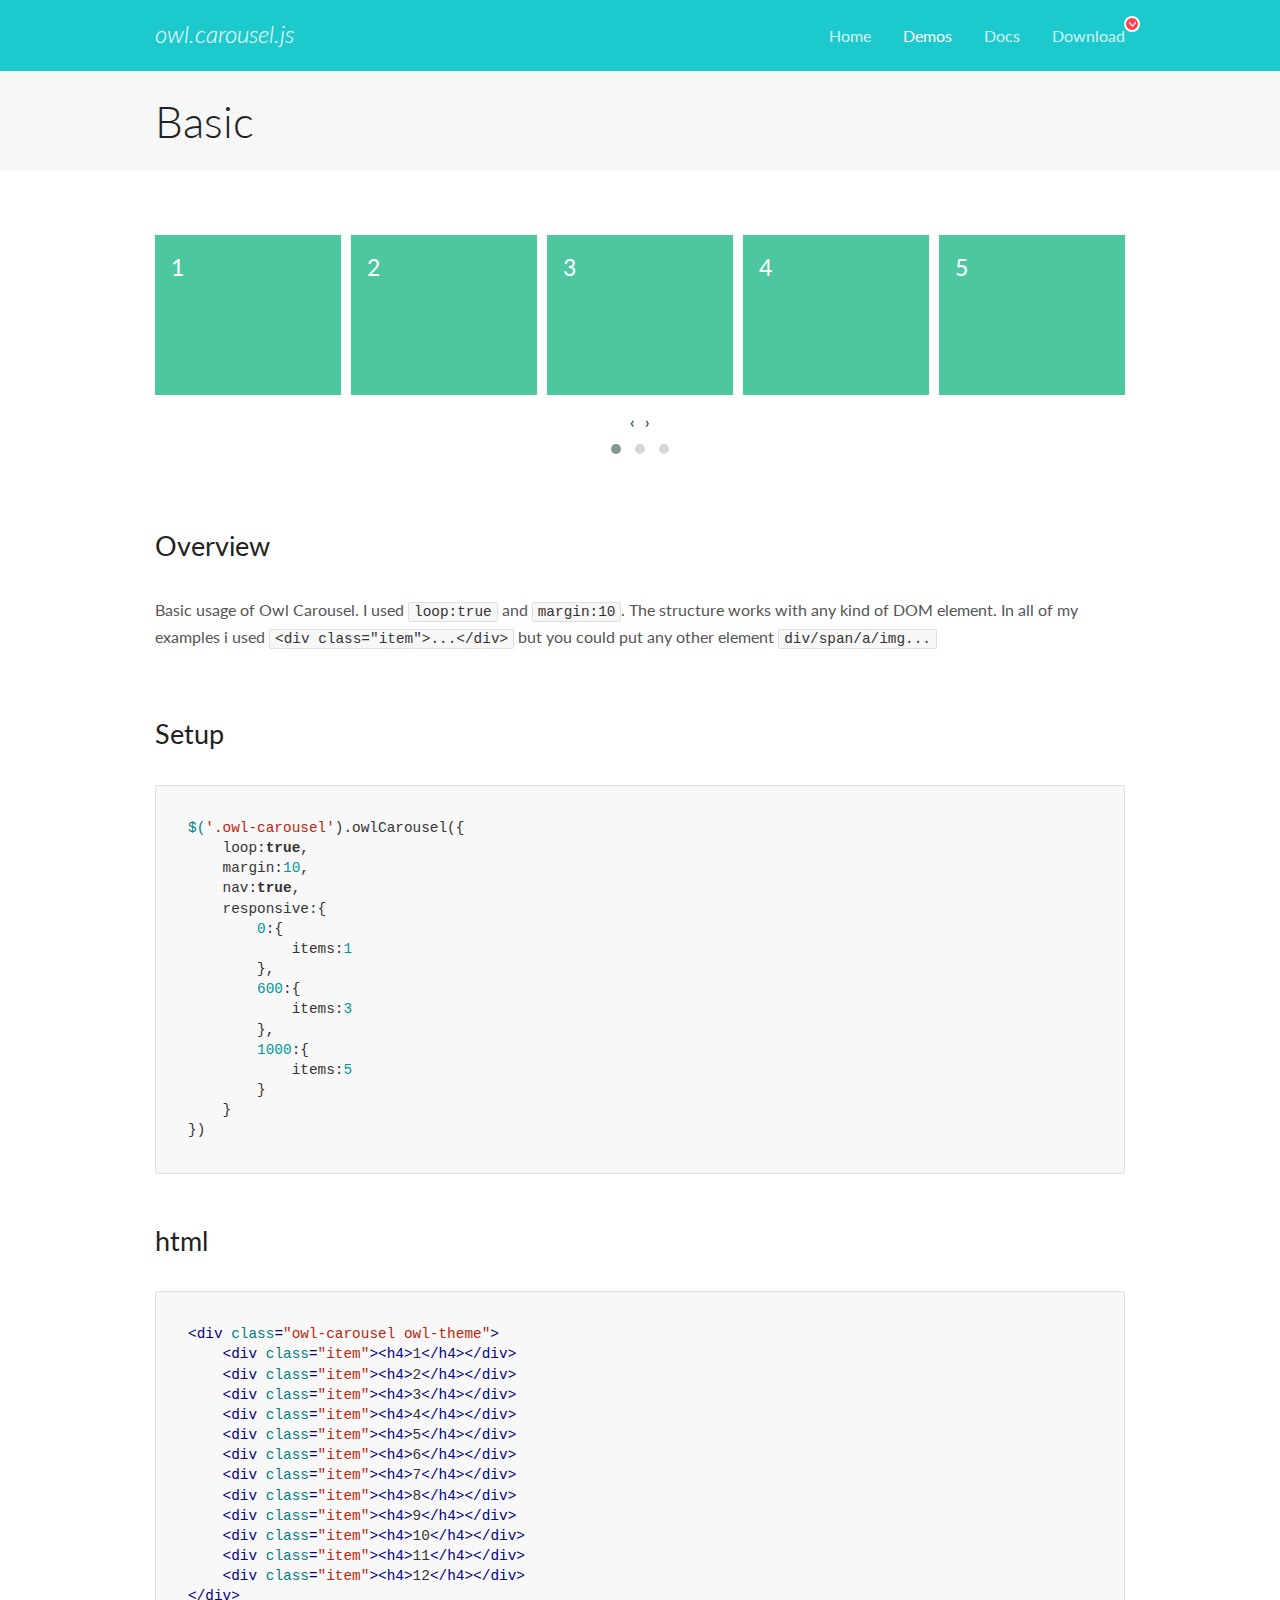
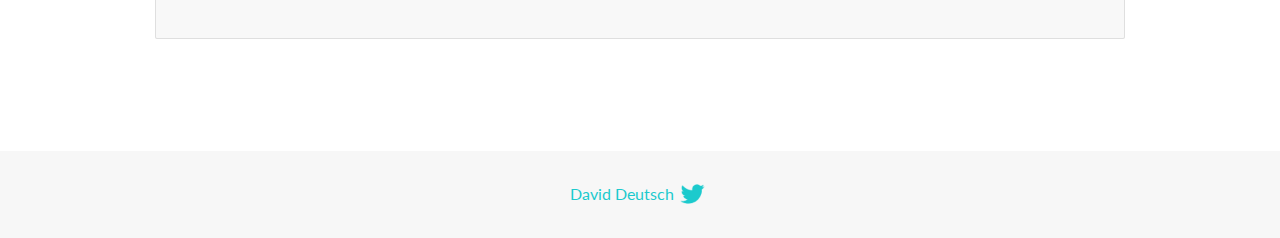
<file: css/OwlCarousel2-2.3.4/docs/demos/basic.html>
<!DOCTYPE html>
<html lang="en">
  <head>

    <!-- head -->
    <meta charset="utf-8">
    <meta name="msapplication-tap-highlight" content="no" />
    <meta name="viewport" content="width=device-width, initial-scale=1.0" />
    <meta name="description" content="Basic usage demo">
    <meta name="author" content="David Deutsch">
    <title>
      Basic Demo | Owl Carousel | 2.3.4
    </title>

    <!-- Stylesheets -->
    <link href='https://fonts.googleapis.com/css?family=Lato:300,400,700,400italic,300italic' rel='stylesheet' type='text/css'>
    <link rel="stylesheet" href="../assets/css/docs.theme.min.css">

    <!-- Owl Stylesheets -->
    <link rel="stylesheet" href="../assets/owlcarousel/assets/owl.carousel.min.css">
    <link rel="stylesheet" href="../assets/owlcarousel/assets/owl.theme.default.min.css">

    <!-- HTML5 shim and Respond.js IE8 support of HTML5 elements and media queries -->

    <!--[if lt IE 9]>
      <script src="https://oss.maxcdn.com/libs/html5shiv/3.7.0/html5shiv.js"></script>
      <script src="https://oss.maxcdn.com/libs/respond.js/1.3.0/respond.min.js"></script>
    <![endif]-->

    <!-- Favicons -->
    <link rel="apple-touch-icon-precomposed" sizes="144x144" href="../assets/ico/apple-touch-icon-144-precomposed.png">
    <link rel="shortcut icon" href="../assets/ico/favicon.png">
    <link rel="shortcut icon" href="favicon.ico">

    <!-- Yeah i know js should not be in header. Its required for demos.-->

    <!-- javascript -->
    <script src="../assets/vendors/jquery.min.js"></script>
    <script src="../assets/owlcarousel/owl.carousel.js"></script>
  </head>
  <body>

    <!-- header -->
    <header class="header">
      <div class="row">
        <div class="large-12 columns">
          <div class="brand left">
            <h3>
              <a href="/OwlCarousel2/">owl.carousel.js</a> 
            </h3>
          </div>
          <a id="toggle-nav" class="right">
            <span></span> <span></span> <span></span> 
          </a> 
          <div class="nav-bar">
            <ul class="clearfix">
              <li> <a href="/OwlCarousel2/index.html">Home</a>  </li>
              <li class="active">
                <a href="/OwlCarousel2/demos/demos.html">Demos</a> 
              </li>
              <li> <a href="/OwlCarousel2/docs/started-welcome.html">Docs</a>  </li>
              <li>
                <a href="https://github.com/OwlCarousel2/OwlCarousel2/archive/2.3.4.zip">Download</a> 
                <span class="download"></span> 
              </li>
            </ul>
          </div>
        </div>
      </div>
    </header>

    <!-- title -->
    <section class="title">
      <div class="row">
        <div class="large-12 columns">
          <h1>Basic</h1>
        </div>
      </div>
    </section>

    <!--  Demos -->
    <section id="demos">
      <div class="row">
        <div class="large-12 columns">
          <div class="owl-carousel owl-theme">
            <div class="item">
              <h4>1</h4>
            </div>
            <div class="item">
              <h4>2</h4>
            </div>
            <div class="item">
              <h4>3</h4>
            </div>
            <div class="item">
              <h4>4</h4>
            </div>
            <div class="item">
              <h4>5</h4>
            </div>
            <div class="item">
              <h4>6</h4>
            </div>
            <div class="item">
              <h4>7</h4>
            </div>
            <div class="item">
              <h4>8</h4>
            </div>
            <div class="item">
              <h4>9</h4>
            </div>
            <div class="item">
              <h4>10</h4>
            </div>
            <div class="item">
              <h4>11</h4>
            </div>
            <div class="item">
              <h4>12</h4>
            </div>
          </div>
          <h3 id="overview">Overview</h3>
          <p>Basic usage of Owl Carousel. I used <code>loop:true</code> and <code>margin:10</code>. The structure works with any kind of DOM element. In all of my examples i used <code>&lt;div class=&quot;item&quot;&gt;...&lt;/div&gt;</code> but you could
            put any other element <code>div/span/a/img...</code></p>
          <h3 id="setup">Setup</h3>
          <pre><code>$(&#39;.owl-carousel&#39;).owlCarousel({
    loop:true,
    margin:10,
    nav:true,
    responsive:{
        0:{
            items:1
        },
        600:{
            items:3
        },
        1000:{
            items:5
        }
    }
})</code></pre>
          <h3 id="html">html</h3>
          <pre><code>&lt;div class=&quot;owl-carousel owl-theme&quot;&gt;
    &lt;div class=&quot;item&quot;&gt;&lt;h4&gt;1&lt;/h4&gt;&lt;/div&gt;
    &lt;div class=&quot;item&quot;&gt;&lt;h4&gt;2&lt;/h4&gt;&lt;/div&gt;
    &lt;div class=&quot;item&quot;&gt;&lt;h4&gt;3&lt;/h4&gt;&lt;/div&gt;
    &lt;div class=&quot;item&quot;&gt;&lt;h4&gt;4&lt;/h4&gt;&lt;/div&gt;
    &lt;div class=&quot;item&quot;&gt;&lt;h4&gt;5&lt;/h4&gt;&lt;/div&gt;
    &lt;div class=&quot;item&quot;&gt;&lt;h4&gt;6&lt;/h4&gt;&lt;/div&gt;
    &lt;div class=&quot;item&quot;&gt;&lt;h4&gt;7&lt;/h4&gt;&lt;/div&gt;
    &lt;div class=&quot;item&quot;&gt;&lt;h4&gt;8&lt;/h4&gt;&lt;/div&gt;
    &lt;div class=&quot;item&quot;&gt;&lt;h4&gt;9&lt;/h4&gt;&lt;/div&gt;
    &lt;div class=&quot;item&quot;&gt;&lt;h4&gt;10&lt;/h4&gt;&lt;/div&gt;
    &lt;div class=&quot;item&quot;&gt;&lt;h4&gt;11&lt;/h4&gt;&lt;/div&gt;
    &lt;div class=&quot;item&quot;&gt;&lt;h4&gt;12&lt;/h4&gt;&lt;/div&gt;
&lt;/div&gt;</code></pre>
          <script>
            $(document).ready(function() {
              var owl = $('.owl-carousel');
              owl.owlCarousel({
                margin: 10,
                nav: true,
                loop: true,
                responsive: {
                  0: {
                    items: 1
                  },
                  600: {
                    items: 3
                  },
                  1000: {
                    items: 5
                  }
                }
              })
            })
          </script>
        </div>
      </div>
    </section>

    <!-- footer -->
    <footer class="footer">
      <div class="row">
        <div class="large-12 columns">
          <h5>
            <a href="/OwlCarousel2/docs/support-contact.html">David Deutsch</a> 
            <a id="custom-tweet-button" href="https://twitter.com/share?url=https://github.com/OwlCarousel2/OwlCarousel2&text=Owl Carousel - This is so awesome! " target="_blank"></a> 
          </h5>
        </div>
      </div>
    </footer>

    <!-- vendors -->
    <script src="../assets/vendors/highlight.js"></script>
    <script src="../assets/js/app.js"></script>
  </body>
</html>
</file>
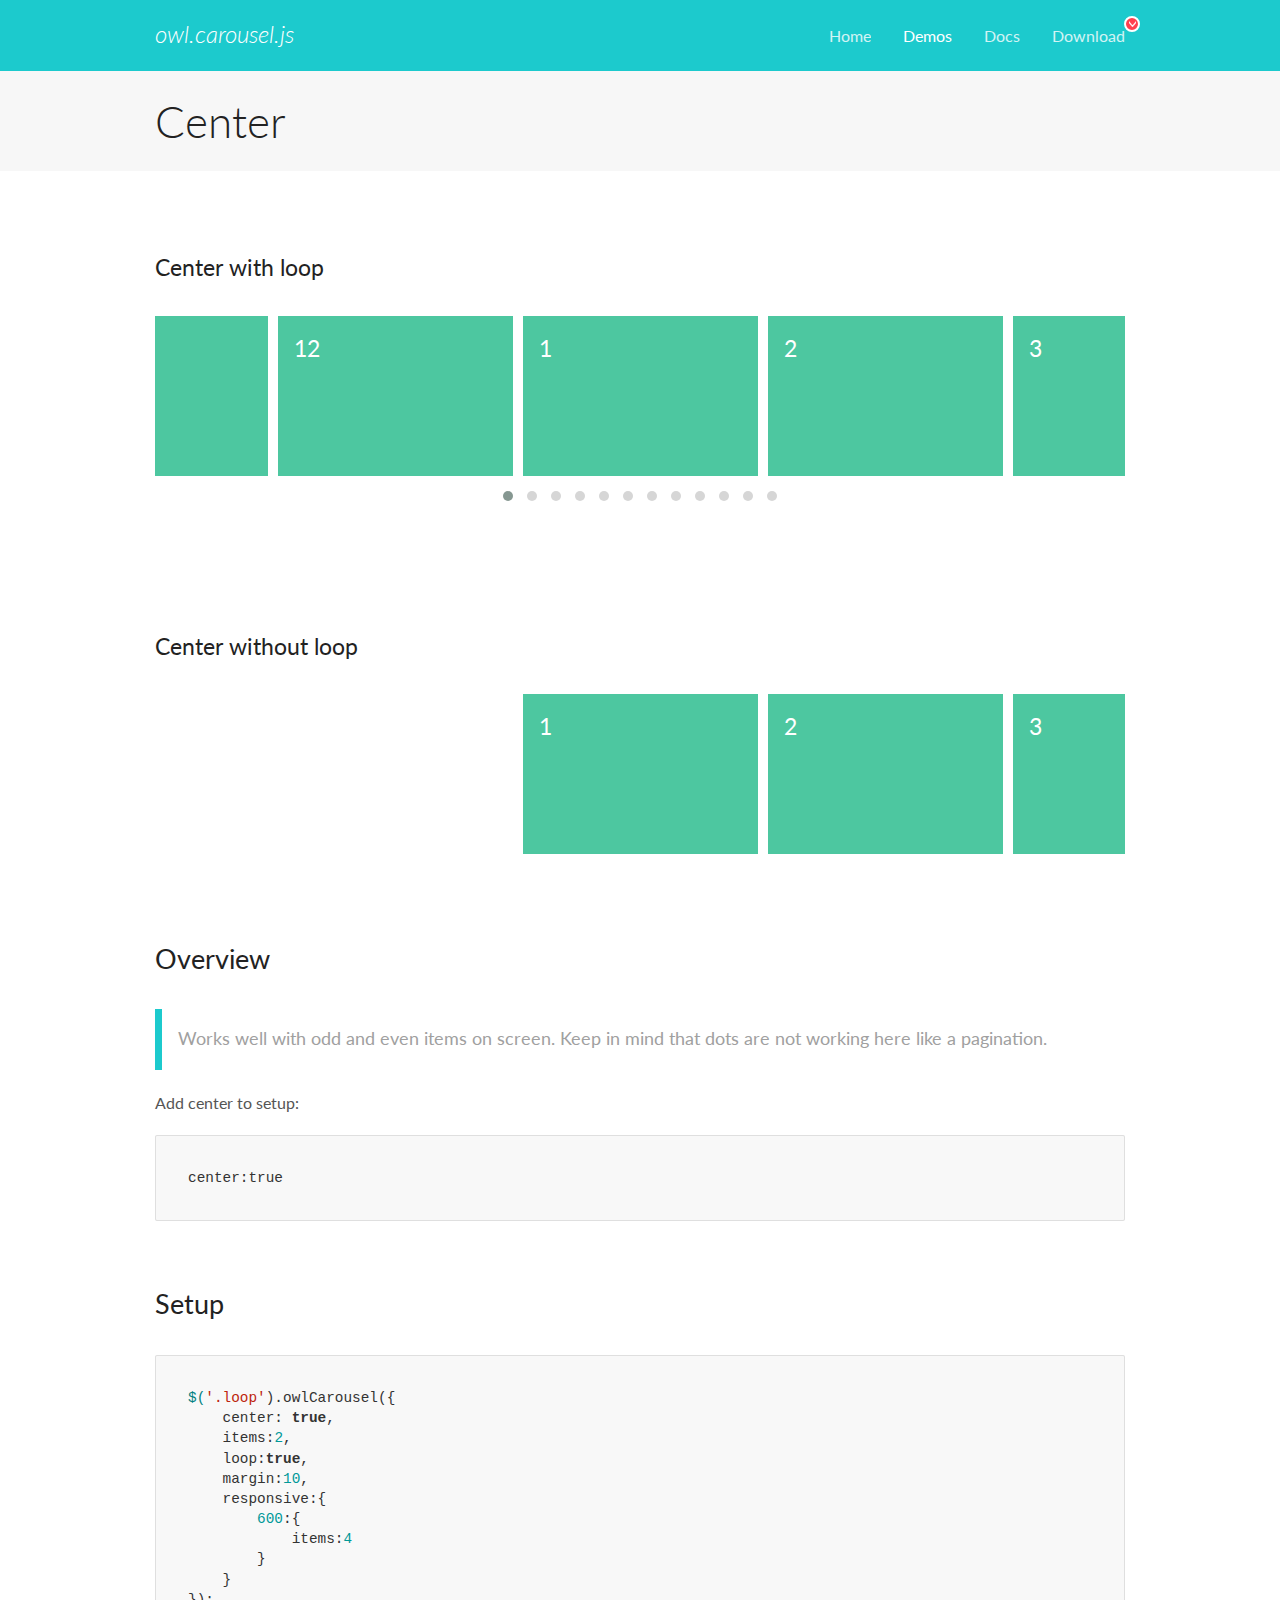
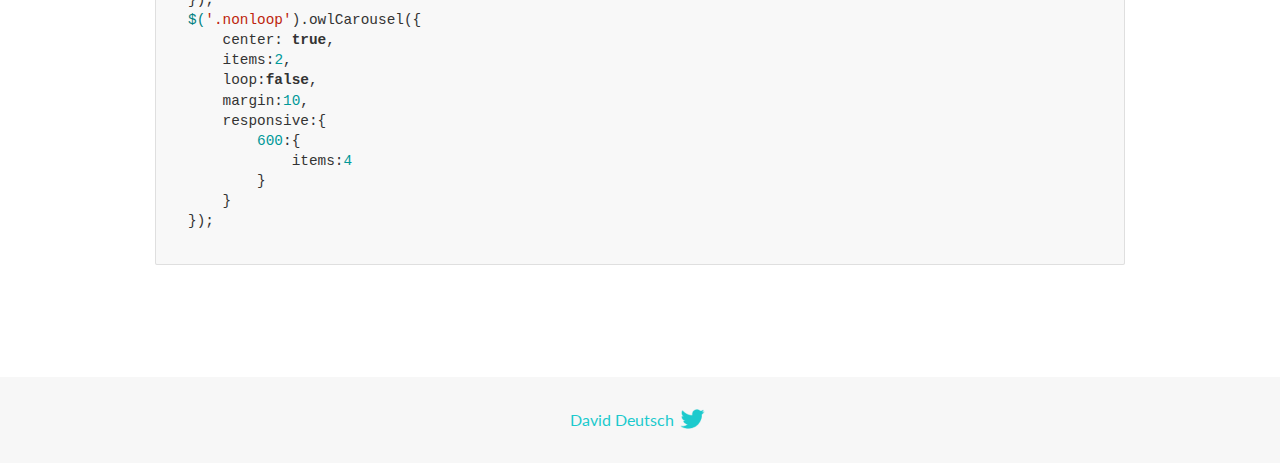
<file: css/OwlCarousel2-2.3.4/docs/demos/center.html>
<!DOCTYPE html>
<html lang="en">
  <head>

    <!-- head -->
    <meta charset="utf-8">
    <meta name="msapplication-tap-highlight" content="no" />
    <meta name="viewport" content="width=device-width, initial-scale=1.0" />
    <meta name="description" content="Center carousel">
    <meta name="author" content="David Deutsch">
    <title>
      Center Demo | Owl Carousel | 2.3.4
    </title>

    <!-- Stylesheets -->
    <link href='https://fonts.googleapis.com/css?family=Lato:300,400,700,400italic,300italic' rel='stylesheet' type='text/css'>
    <link rel="stylesheet" href="../assets/css/docs.theme.min.css">

    <!-- Owl Stylesheets -->
    <link rel="stylesheet" href="../assets/owlcarousel/assets/owl.carousel.min.css">
    <link rel="stylesheet" href="../assets/owlcarousel/assets/owl.theme.default.min.css">

    <!-- HTML5 shim and Respond.js IE8 support of HTML5 elements and media queries -->

    <!--[if lt IE 9]>
      <script src="https://oss.maxcdn.com/libs/html5shiv/3.7.0/html5shiv.js"></script>
      <script src="https://oss.maxcdn.com/libs/respond.js/1.3.0/respond.min.js"></script>
    <![endif]-->

    <!-- Favicons -->
    <link rel="apple-touch-icon-precomposed" sizes="144x144" href="../assets/ico/apple-touch-icon-144-precomposed.png">
    <link rel="shortcut icon" href="../assets/ico/favicon.png">
    <link rel="shortcut icon" href="favicon.ico">

    <!-- Yeah i know js should not be in header. Its required for demos.-->

    <!-- javascript -->
    <script src="../assets/vendors/jquery.min.js"></script>
    <script src="../assets/owlcarousel/owl.carousel.js"></script>
  </head>
  <body>

    <!-- header -->
    <header class="header">
      <div class="row">
        <div class="large-12 columns">
          <div class="brand left">
            <h3>
              <a href="/OwlCarousel2/">owl.carousel.js</a> 
            </h3>
          </div>
          <a id="toggle-nav" class="right">
            <span></span> <span></span> <span></span> 
          </a> 
          <div class="nav-bar">
            <ul class="clearfix">
              <li> <a href="/OwlCarousel2/index.html">Home</a>  </li>
              <li class="active">
                <a href="/OwlCarousel2/demos/demos.html">Demos</a> 
              </li>
              <li> <a href="/OwlCarousel2/docs/started-welcome.html">Docs</a>  </li>
              <li>
                <a href="https://github.com/OwlCarousel2/OwlCarousel2/archive/2.3.4.zip">Download</a> 
                <span class="download"></span> 
              </li>
            </ul>
          </div>
        </div>
      </div>
    </header>

    <!-- title -->
    <section class="title">
      <div class="row">
        <div class="large-12 columns">
          <h1>Center</h1>
        </div>
      </div>
    </section>

    <!--  Demos -->
    <section id="demos">
      <div class="row">
        <div class="large-12 columns">
          <h4 id="center-with-loop">Center with loop</h4>
          <div class="loop owl-carousel owl-theme">
            <div class="item">
              <h4>1</h4>
            </div>
            <div class="item">
              <h4>2</h4>
            </div>
            <div class="item">
              <h4>3</h4>
            </div>
            <div class="item">
              <h4>4</h4>
            </div>
            <div class="item">
              <h4>5</h4>
            </div>
            <div class="item">
              <h4>6</h4>
            </div>
            <div class="item">
              <h4>7</h4>
            </div>
            <div class="item">
              <h4>8</h4>
            </div>
            <div class="item">
              <h4>9</h4>
            </div>
            <div class="item">
              <h4>10</h4>
            </div>
            <div class="item">
              <h4>11</h4>
            </div>
            <div class="item">
              <h4>12</h4>
            </div>
          </div>
          <br>
          <h4 id="center-without-loop">Center without loop</h4>
          <div class="nonloop owl-carousel">
            <div class="item">
              <h4>1</h4>
            </div>
            <div class="item">
              <h4>2</h4>
            </div>
            <div class="item">
              <h4>3</h4>
            </div>
            <div class="item">
              <h4>4</h4>
            </div>
            <div class="item">
              <h4>5</h4>
            </div>
            <div class="item">
              <h4>6</h4>
            </div>
            <div class="item">
              <h4>7</h4>
            </div>
            <div class="item">
              <h4>8</h4>
            </div>
            <div class="item">
              <h4>9</h4>
            </div>
            <div class="item">
              <h4>10</h4>
            </div>
            <div class="item">
              <h4>11</h4>
            </div>
            <div class="item">
              <h4>12</h4>
            </div>
          </div>
          <h3 id="overview">Overview</h3>
          <blockquote>
            <p>Works well with odd and even items on screen. Keep in mind that dots are not working here like a pagination.</p>
          </blockquote>
          <p>Add center to setup:</p>
          <pre><code>center:true</code></pre>
          <h3 id="setup">Setup</h3>
          <pre><code>$(&#39;.loop&#39;).owlCarousel({
    center: true,
    items:2,
    loop:true,
    margin:10,
    responsive:{
        600:{
            items:4
        }
    }
});
$(&#39;.nonloop&#39;).owlCarousel({
    center: true,
    items:2,
    loop:false,
    margin:10,
    responsive:{
        600:{
            items:4
        }
    }
});</code></pre>
          <script>
            jQuery(document).ready(function($) {
              $('.loop').owlCarousel({
                center: true,
                items: 2,
                loop: true,
                margin: 10,
                responsive: {
                  600: {
                    items: 4
                  }
                }
              });
              $('.nonloop').owlCarousel({
                center: true,
                items: 2,
                loop: false,
                margin: 10,
                responsive: {
                  600: {
                    items: 4
                  }
                }
              });
            });
          </script>
        </div>
      </div>
    </section>

    <!-- footer -->
    <footer class="footer">
      <div class="row">
        <div class="large-12 columns">
          <h5>
            <a href="/OwlCarousel2/docs/support-contact.html">David Deutsch</a> 
            <a id="custom-tweet-button" href="https://twitter.com/share?url=https://github.com/OwlCarousel2/OwlCarousel2&text=Owl Carousel - This is so awesome! " target="_blank"></a> 
          </h5>
        </div>
      </div>
    </footer>

    <!-- vendors -->
    <script src="../assets/vendors/highlight.js"></script>
    <script src="../assets/js/app.js"></script>
  </body>
</html>
</file>
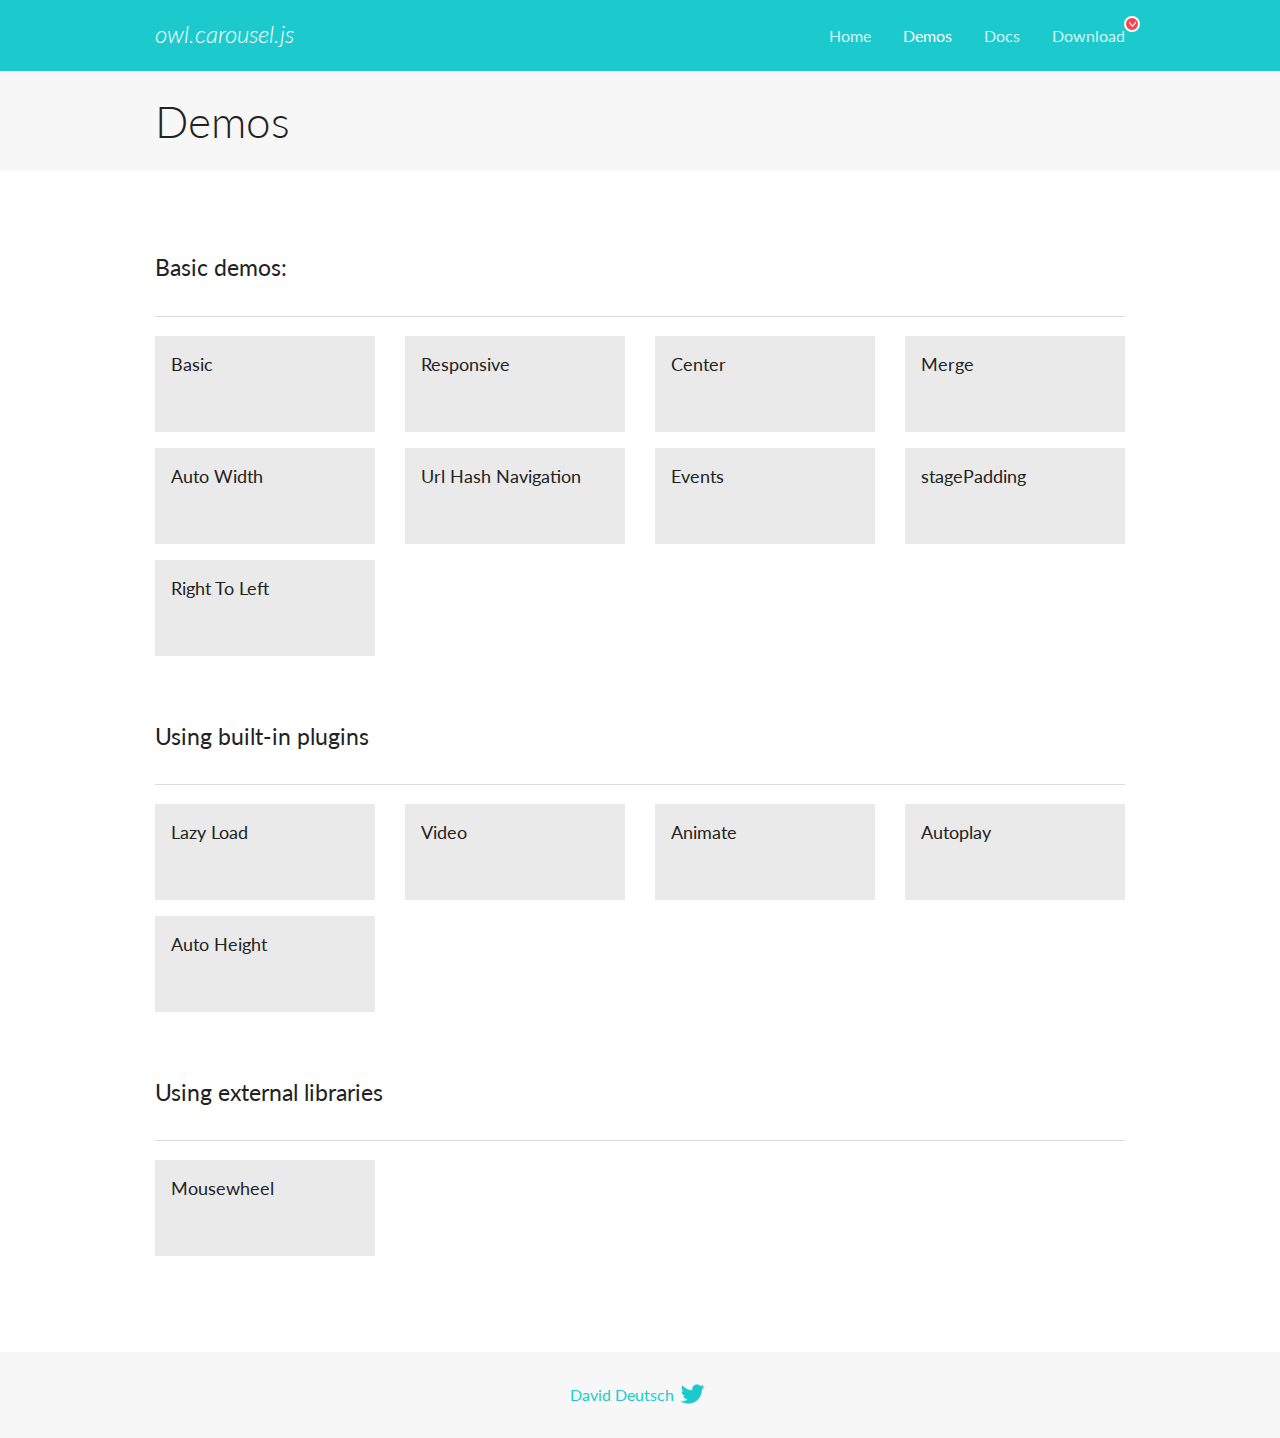
<file: css/OwlCarousel2-2.3.4/docs/demos/demos.html>
<!DOCTYPE html>
<html lang="en">
  <head>

    <!-- head -->
    <meta charset="utf-8">
    <meta name="msapplication-tap-highlight" content="no" />
    <meta name="viewport" content="width=device-width, initial-scale=1.0" />
    <meta name="description" content="A list of Owl Carousel examples.">
    <meta name="author" content="David Deutsch">
    <title>
      Demos | Owl Carousel | 2.3.4
    </title>

    <!-- Stylesheets -->
    <link href='https://fonts.googleapis.com/css?family=Lato:300,400,700,400italic,300italic' rel='stylesheet' type='text/css'>
    <link rel="stylesheet" href="../assets/css/docs.theme.min.css">

    <!-- Owl Stylesheets -->
    <link rel="stylesheet" href="../assets/owlcarousel/assets/owl.carousel.min.css">
    <link rel="stylesheet" href="../assets/owlcarousel/assets/owl.theme.default.min.css">

    <!-- HTML5 shim and Respond.js IE8 support of HTML5 elements and media queries -->

    <!--[if lt IE 9]>
      <script src="https://oss.maxcdn.com/libs/html5shiv/3.7.0/html5shiv.js"></script>
      <script src="https://oss.maxcdn.com/libs/respond.js/1.3.0/respond.min.js"></script>
    <![endif]-->

    <!-- Favicons -->
    <link rel="apple-touch-icon-precomposed" sizes="144x144" href="../assets/ico/apple-touch-icon-144-precomposed.png">
    <link rel="shortcut icon" href="../assets/ico/favicon.png">
    <link rel="shortcut icon" href="favicon.ico">

    <!-- Yeah i know js should not be in header. Its required for demos.-->

    <!-- javascript -->
    <script src="../assets/vendors/jquery.min.js"></script>
    <script src="../assets/owlcarousel/owl.carousel.js"></script>
  </head>
  <body>

    <!-- header -->
    <header class="header">
      <div class="row">
        <div class="large-12 columns">
          <div class="brand left">
            <h3>
              <a href="/OwlCarousel2/">owl.carousel.js</a> 
            </h3>
          </div>
          <a id="toggle-nav" class="right">
            <span></span> <span></span> <span></span> 
          </a> 
          <div class="nav-bar">
            <ul class="clearfix">
              <li> <a href="/OwlCarousel2/index.html">Home</a>  </li>
              <li class="active">
                <a href="/OwlCarousel2/demos/demos.html">Demos</a> 
              </li>
              <li> <a href="/OwlCarousel2/docs/started-welcome.html">Docs</a>  </li>
              <li>
                <a href="https://github.com/OwlCarousel2/OwlCarousel2/archive/2.3.4.zip">Download</a> 
                <span class="download"></span> 
              </li>
            </ul>
          </div>
        </div>
      </div>
    </header>

    <!-- title -->
    <section class="title">
      <div class="row">
        <div class="large-12 columns">
          <h1>Demos</h1>
        </div>
      </div>
    </section>

    <!--  Demos -->
    <section id="demos">
      <div class="row">
        <div class="large-12 columns">
          <h4 id="basic-demos-">Basic demos:</h4>
          <hr>
          <div class="demo-list">
            <div class="row">
              <div class="small-6 medium-4 large-3 columns">
                <a href="basic.html" class="demo-block">
                  <h5>Basic </h5>
                </a> 
              </div>
              <div class="small-6 medium-4 large-3 columns">
                <a href="responsive.html" class="demo-block">
                  <h5>Responsive </h5>
                </a> 
              </div>
              <div class="small-6 medium-4 large-3 columns">
                <a href="center.html" class="demo-block">
                  <h5>Center </h5>
                </a> 
              </div>
              <div class="small-6 medium-4 large-3 columns">
                <a href="merge.html" class="demo-block">
                  <h5>Merge </h5>
                </a> 
              </div>
              <div class="small-6 medium-4 large-3 columns">
                <a href="autowidth.html" class="demo-block">
                  <h5>Auto Width </h5>
                </a> 
              </div>
              <div class="small-6 medium-4 large-3 columns">
                <a href="urlhashnav.html" class="demo-block">
                  <h5>Url Hash Navigation </h5>
                </a> 
              </div>
              <div class="small-6 medium-4 large-3 columns">
                <a href="events.html" class="demo-block">
                  <h5>Events </h5>
                </a> 
              </div>
              <div class="small-6 medium-4 large-3 columns">
                <a href="stagepadding.html" class="demo-block">
                  <h5>stagePadding </h5>
                </a> 
              </div>
              <div class="small-6 medium-4 large-3 columns">
                <a href="rtl.html" class="demo-block">
                  <h5>Right To Left </h5>
                </a> 
              </div>
            </div>
          </div>
          <h4 id="using-built-in-plugins">Using built-in plugins</h4>
          <hr>
          <div class="demo-list">
            <div class="row">
              <div class="small-6 medium-4 large-3 columns">
                <a href="lazyLoad.html" class="demo-block">
                  <h5>Lazy Load </h5>
                </a> 
              </div>
              <div class="small-6 medium-4 large-3 columns">
                <a href="video.html" class="demo-block">
                  <h5>Video </h5>
                </a> 
              </div>
              <div class="small-6 medium-4 large-3 columns">
                <a href="animate.html" class="demo-block">
                  <h5>Animate </h5>
                </a> 
              </div>
              <div class="small-6 medium-4 large-3 columns">
                <a href="autoplay.html" class="demo-block">
                  <h5>Autoplay </h5>
                </a> 
              </div>
              <div class="small-6 medium-4 large-3 columns">
                <a href="autoheight.html" class="demo-block">
                  <h5>Auto Height </h5>
                </a> 
              </div>
            </div>
          </div>
          <h4 id="using-external-libraries">Using external libraries</h4>
          <hr>
          <div class="demo-list">
            <div class="row">
              <div class="small-6 medium-4 large-3 columns">
                <a href="mousewheel.html" class="demo-block">
                  <h5>Mousewheel </h5>
                </a> 
              </div>
            </div>
          </div>
        </div>
      </div>
    </section>

    <!-- footer -->
    <footer class="footer">
      <div class="row">
        <div class="large-12 columns">
          <h5>
            <a href="/OwlCarousel2/docs/support-contact.html">David Deutsch</a> 
            <a id="custom-tweet-button" href="https://twitter.com/share?url=https://github.com/OwlCarousel2/OwlCarousel2&text=Owl Carousel - This is so awesome! " target="_blank"></a> 
          </h5>
        </div>
      </div>
    </footer>

    <!-- vendors -->
    <script src="../assets/vendors/highlight.js"></script>
    <script src="../assets/js/app.js"></script>
  </body>
</html>
</file>
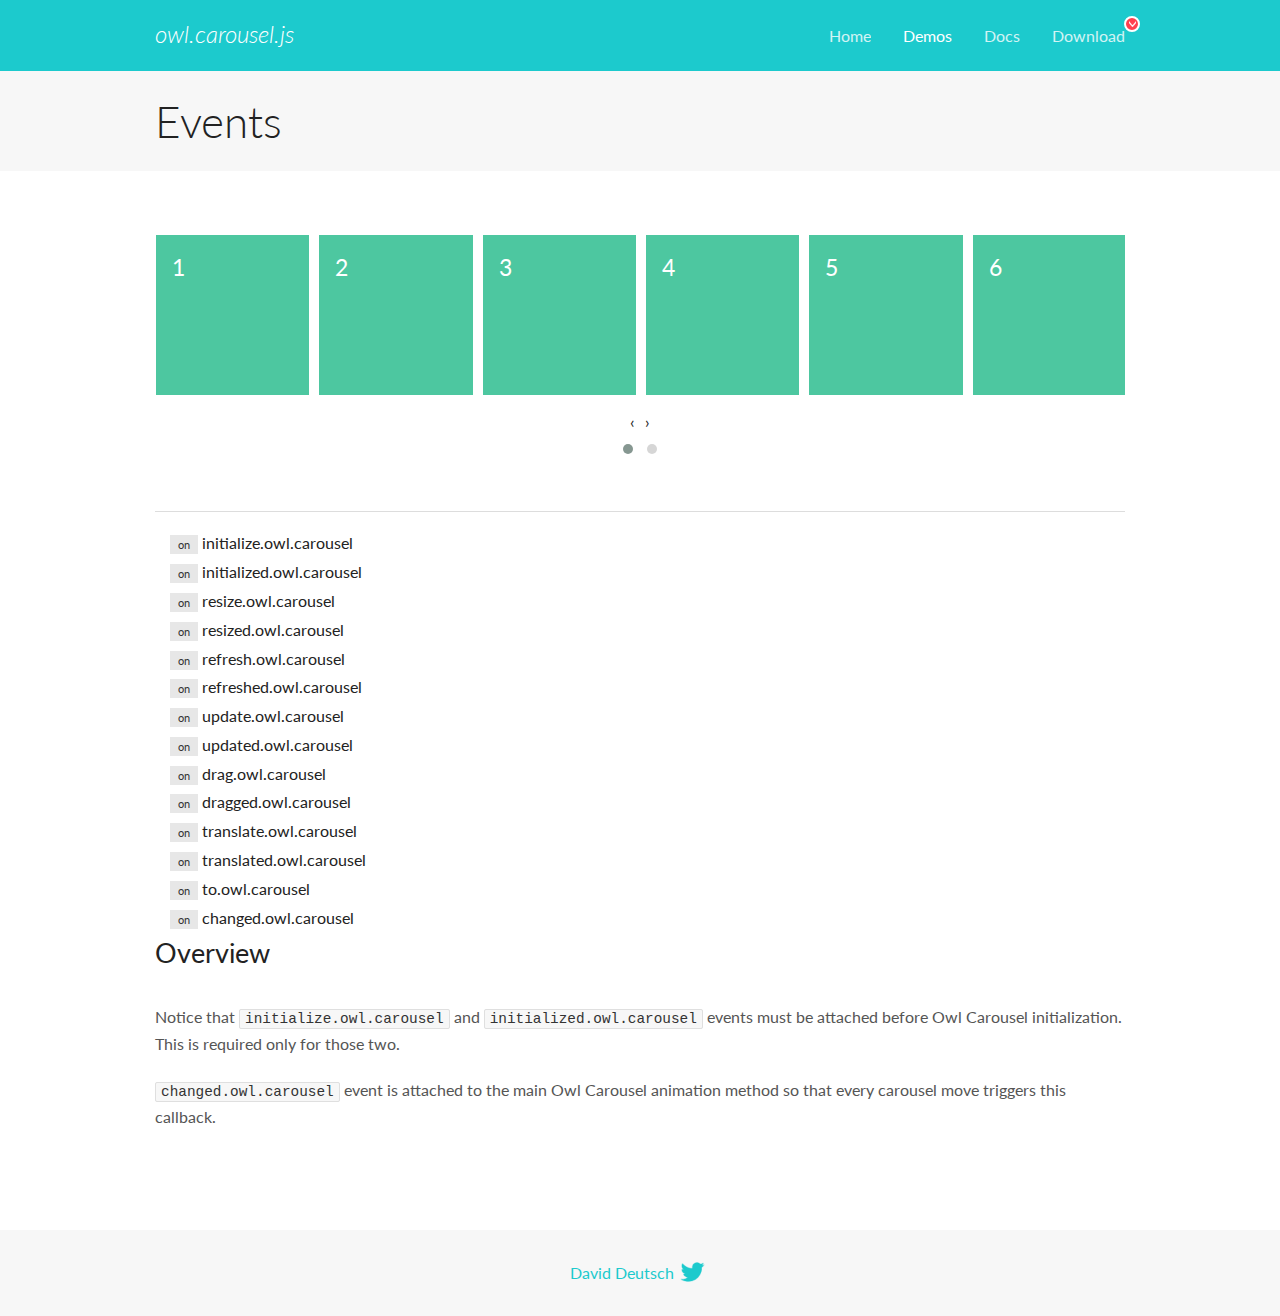
<file: css/OwlCarousel2-2.3.4/docs/demos/events.html>
<!DOCTYPE html>
<html lang="en">
  <head>

    <!-- head -->
    <meta charset="utf-8">
    <meta name="msapplication-tap-highlight" content="no" />
    <meta name="viewport" content="width=device-width, initial-scale=1.0" />
    <meta name="description" content="Events usage demo">
    <meta name="author" content="David Deutsch">
    <title>
      Events Demo | Owl Carousel | 2.3.4
    </title>

    <!-- Stylesheets -->
    <link href='https://fonts.googleapis.com/css?family=Lato:300,400,700,400italic,300italic' rel='stylesheet' type='text/css'>
    <link rel="stylesheet" href="../assets/css/docs.theme.min.css">

    <!-- Owl Stylesheets -->
    <link rel="stylesheet" href="../assets/owlcarousel/assets/owl.carousel.min.css">
    <link rel="stylesheet" href="../assets/owlcarousel/assets/owl.theme.default.min.css">

    <!-- HTML5 shim and Respond.js IE8 support of HTML5 elements and media queries -->

    <!--[if lt IE 9]>
      <script src="https://oss.maxcdn.com/libs/html5shiv/3.7.0/html5shiv.js"></script>
      <script src="https://oss.maxcdn.com/libs/respond.js/1.3.0/respond.min.js"></script>
    <![endif]-->

    <!-- Favicons -->
    <link rel="apple-touch-icon-precomposed" sizes="144x144" href="../assets/ico/apple-touch-icon-144-precomposed.png">
    <link rel="shortcut icon" href="../assets/ico/favicon.png">
    <link rel="shortcut icon" href="favicon.ico">

    <!-- Yeah i know js should not be in header. Its required for demos.-->

    <!-- javascript -->
    <script src="../assets/vendors/jquery.min.js"></script>
    <script src="../assets/owlcarousel/owl.carousel.js"></script>
  </head>
  <body>

    <!-- header -->
    <header class="header">
      <div class="row">
        <div class="large-12 columns">
          <div class="brand left">
            <h3>
              <a href="/OwlCarousel2/">owl.carousel.js</a> 
            </h3>
          </div>
          <a id="toggle-nav" class="right">
            <span></span> <span></span> <span></span> 
          </a> 
          <div class="nav-bar">
            <ul class="clearfix">
              <li> <a href="/OwlCarousel2/index.html">Home</a>  </li>
              <li class="active">
                <a href="/OwlCarousel2/demos/demos.html">Demos</a> 
              </li>
              <li> <a href="/OwlCarousel2/docs/started-welcome.html">Docs</a>  </li>
              <li>
                <a href="https://github.com/OwlCarousel2/OwlCarousel2/archive/2.3.4.zip">Download</a> 
                <span class="download"></span> 
              </li>
            </ul>
          </div>
        </div>
      </div>
    </header>

    <!-- title -->
    <section class="title">
      <div class="row">
        <div class="large-12 columns">
          <h1>Events</h1>
        </div>
      </div>
    </section>

    <!--  Demos -->
    <section id="demos">
      <div class="row">
        <div class="large-12 columns">
          <div class="owl-carousel owl-theme">
            <div class="item">
              <h4>1</h4>
            </div>
            <div class="item">
              <h4>2</h4>
            </div>
            <div class="item">
              <h4>3</h4>
            </div>
            <div class="item">
              <h4>4</h4>
            </div>
            <div class="item">
              <h4>5</h4>
            </div>
            <div class="item">
              <h4>6</h4>
            </div>
            <div class="item">
              <h4>7</h4>
            </div>
            <div class="item">
              <h4>8</h4>
            </div>
            <div class="item">
              <h4>9</h4>
            </div>
            <div class="item">
              <h4>10</h4>
            </div>
            <div class="item">
              <h4>11</h4>
            </div>
            <div class="item">
              <h4>12</h4>
            </div>
          </div>
          <hr>
          <div class="large-12 columns callbacks">
            <div><span class="label secondary initialize">on</span>  initialize.owl.carousel </div>
            <div><span class="label secondary initialized">on</span>  initialized.owl.carousel </div>
            <div><span class="label secondary resize">on</span>  resize.owl.carousel </div>
            <div><span class="label secondary resized">on</span>  resized.owl.carousel </div>
            <div><span class="label secondary refresh">on</span>  refresh.owl.carousel </div>
            <div><span class="label secondary refreshed">on</span>  refreshed.owl.carousel </div>
            <div><span class="label secondary update">on</span>  update.owl.carousel </div>
            <div><span class="label secondary updated">on</span>  updated.owl.carousel </div>
            <div><span class="label secondary drag">on</span>  drag.owl.carousel </div>
            <div><span class="label secondary dragged">on</span>  dragged.owl.carousel </div>
            <div><span class="label secondary translate">on</span>  translate.owl.carousel </div>
            <div><span class="label secondary translated">on</span>  translated.owl.carousel </div>
            <div><span class="label secondary to">on</span>  to.owl.carousel </div>
            <div><span class="label secondary changed">on</span>  changed.owl.carousel </div>
          </div>
          <h3 id="overview">Overview</h3>
          <p>Notice that <code>initialize.owl.carousel</code> and <code>initialized.owl.carousel</code> events must be attached before Owl Carousel initialization. This is required only for those two.</p>
          <p><code>changed.owl.carousel</code> event is attached to the main Owl Carousel animation method so that every carousel move triggers this callback.</p>
          <script>
            jQuery(document).ready(function($) {
              var owl = $('.owl-carousel');
              owl.on('initialize.owl.carousel initialized.owl.carousel ' +
                'initialize.owl.carousel initialize.owl.carousel ' +
                'resize.owl.carousel resized.owl.carousel ' +
                'refresh.owl.carousel refreshed.owl.carousel ' +
                'update.owl.carousel updated.owl.carousel ' +
                'drag.owl.carousel dragged.owl.carousel ' +
                'translate.owl.carousel translated.owl.carousel ' +
                'to.owl.carousel changed.owl.carousel',
                function(e) {
                  $('.' + e.type)
                    .removeClass('secondary')
                    .addClass('success');
                  window.setTimeout(function() {
                    $('.' + e.type)
                      .removeClass('success')
                      .addClass('secondary');
                  }, 500);
                });
              owl.owlCarousel({
                loop: true,
                nav: true,
                lazyLoad: true,
                margin: 10,
                video: true,
                responsive: {
                  0: {
                    items: 1
                  },
                  600: {
                    items: 3
                  },
                  960: {
                    items: 5,
                  },
                  1200: {
                    items: 6
                  }
                }
              });
            });
          </script>
        </div>
      </div>
    </section>

    <!-- footer -->
    <footer class="footer">
      <div class="row">
        <div class="large-12 columns">
          <h5>
            <a href="/OwlCarousel2/docs/support-contact.html">David Deutsch</a> 
            <a id="custom-tweet-button" href="https://twitter.com/share?url=https://github.com/OwlCarousel2/OwlCarousel2&text=Owl Carousel - This is so awesome! " target="_blank"></a> 
          </h5>
        </div>
      </div>
    </footer>

    <!-- vendors -->
    <script src="../assets/vendors/highlight.js"></script>
    <script src="../assets/js/app.js"></script>
  </body>
</html>
</file>
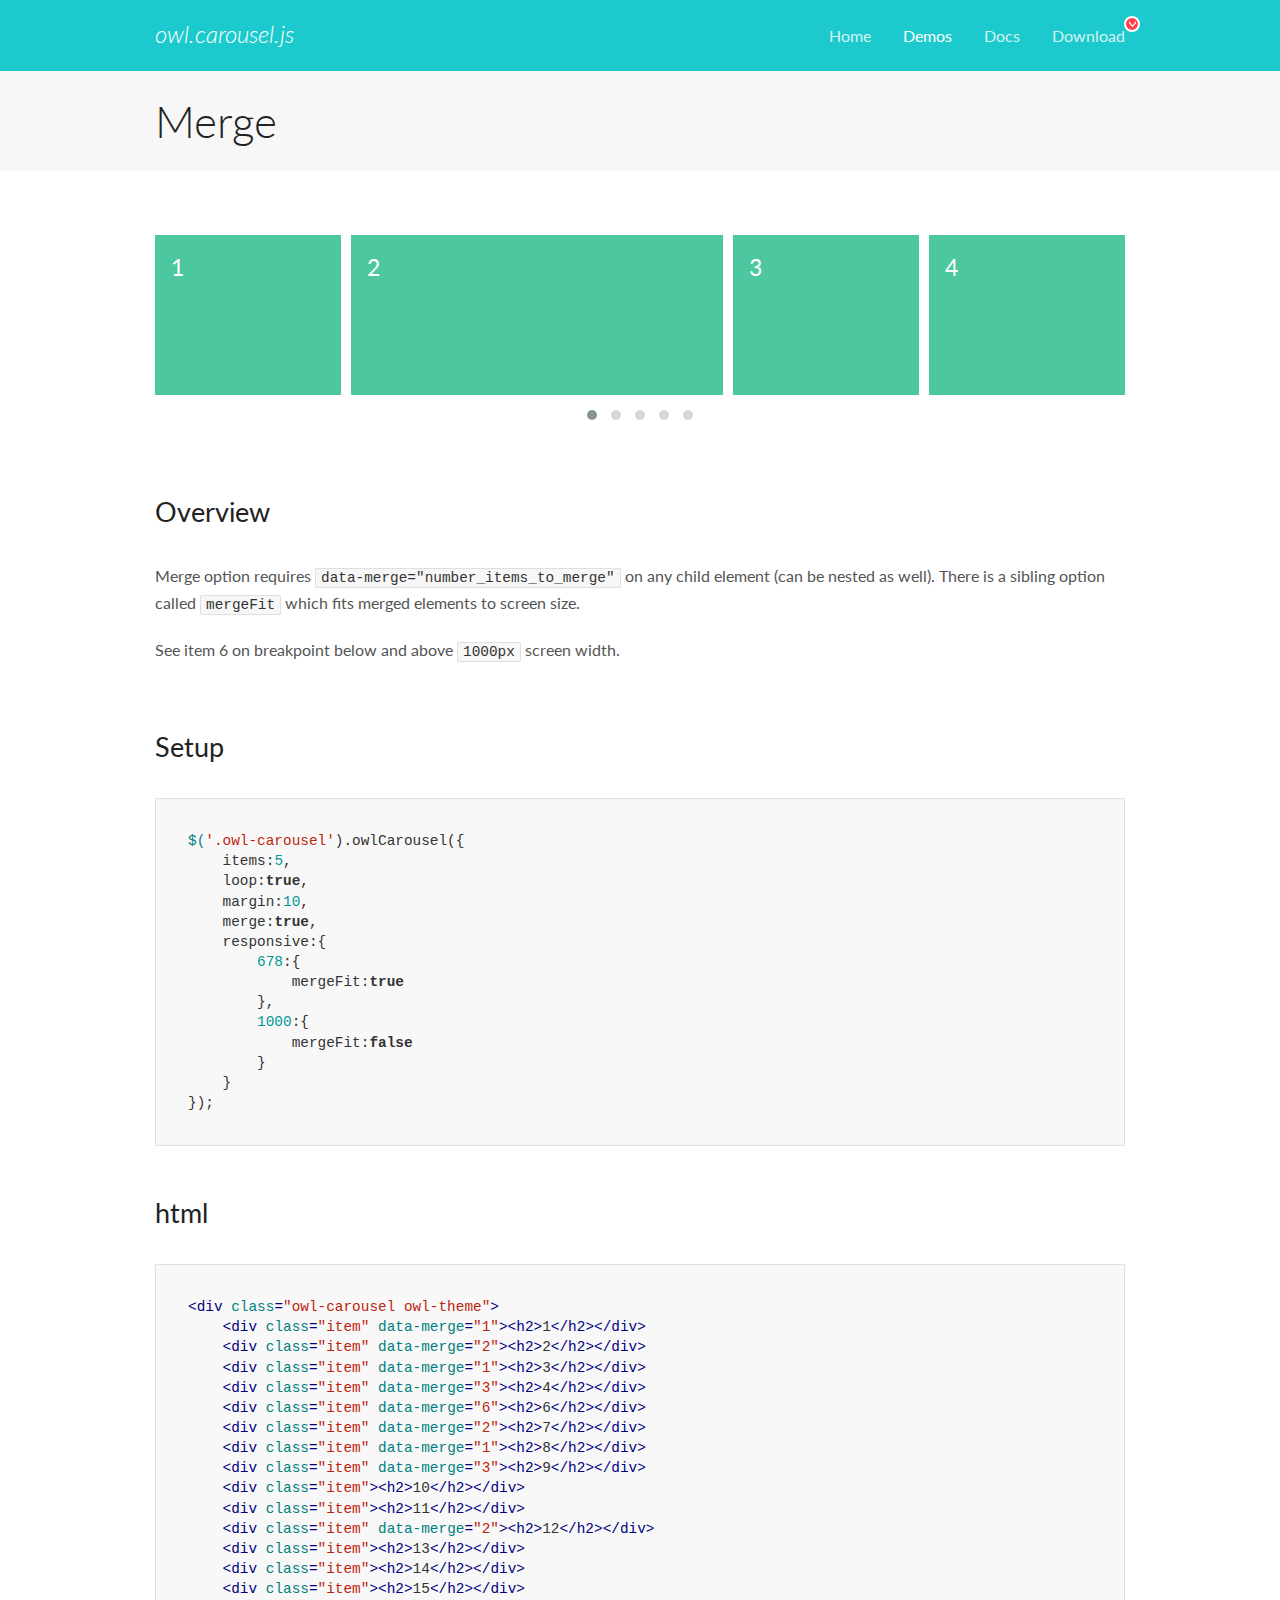
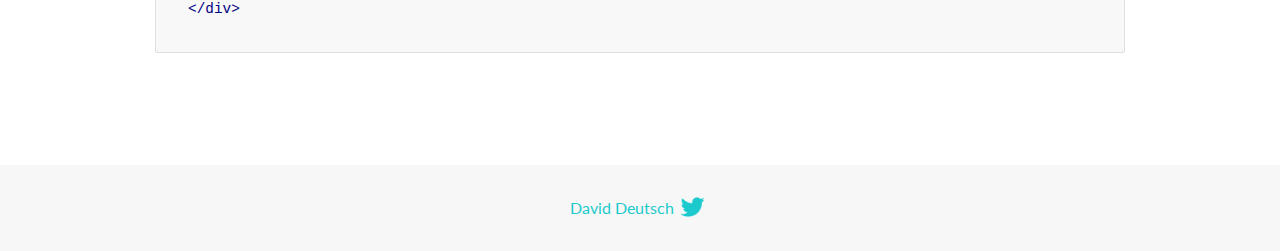
<file: css/OwlCarousel2-2.3.4/docs/demos/merge.html>
<!DOCTYPE html>
<html lang="en">
  <head>

    <!-- head -->
    <meta charset="utf-8">
    <meta name="msapplication-tap-highlight" content="no" />
    <meta name="viewport" content="width=device-width, initial-scale=1.0" />
    <meta name="description" content="Merge Items">
    <meta name="author" content="David Deutsch">
    <title>
      Merge Demo | Owl Carousel | 2.3.4
    </title>

    <!-- Stylesheets -->
    <link href='https://fonts.googleapis.com/css?family=Lato:300,400,700,400italic,300italic' rel='stylesheet' type='text/css'>
    <link rel="stylesheet" href="../assets/css/docs.theme.min.css">

    <!-- Owl Stylesheets -->
    <link rel="stylesheet" href="../assets/owlcarousel/assets/owl.carousel.min.css">
    <link rel="stylesheet" href="../assets/owlcarousel/assets/owl.theme.default.min.css">

    <!-- HTML5 shim and Respond.js IE8 support of HTML5 elements and media queries -->

    <!--[if lt IE 9]>
      <script src="https://oss.maxcdn.com/libs/html5shiv/3.7.0/html5shiv.js"></script>
      <script src="https://oss.maxcdn.com/libs/respond.js/1.3.0/respond.min.js"></script>
    <![endif]-->

    <!-- Favicons -->
    <link rel="apple-touch-icon-precomposed" sizes="144x144" href="../assets/ico/apple-touch-icon-144-precomposed.png">
    <link rel="shortcut icon" href="../assets/ico/favicon.png">
    <link rel="shortcut icon" href="favicon.ico">

    <!-- Yeah i know js should not be in header. Its required for demos.-->

    <!-- javascript -->
    <script src="../assets/vendors/jquery.min.js"></script>
    <script src="../assets/owlcarousel/owl.carousel.js"></script>
  </head>
  <body>

    <!-- header -->
    <header class="header">
      <div class="row">
        <div class="large-12 columns">
          <div class="brand left">
            <h3>
              <a href="/OwlCarousel2/">owl.carousel.js</a> 
            </h3>
          </div>
          <a id="toggle-nav" class="right">
            <span></span> <span></span> <span></span> 
          </a> 
          <div class="nav-bar">
            <ul class="clearfix">
              <li> <a href="/OwlCarousel2/index.html">Home</a>  </li>
              <li class="active">
                <a href="/OwlCarousel2/demos/demos.html">Demos</a> 
              </li>
              <li> <a href="/OwlCarousel2/docs/started-welcome.html">Docs</a>  </li>
              <li>
                <a href="https://github.com/OwlCarousel2/OwlCarousel2/archive/2.3.4.zip">Download</a> 
                <span class="download"></span> 
              </li>
            </ul>
          </div>
        </div>
      </div>
    </header>

    <!-- title -->
    <section class="title">
      <div class="row">
        <div class="large-12 columns">
          <h1>Merge</h1>
        </div>
      </div>
    </section>

    <!--  Demos -->
    <section id="demos">
      <div class="row">
        <div class="large-12 columns">
          <div class="owl-carousel owl-theme">
            <div class="item" data-merge="1">
              <h4>1</h4>
            </div>
            <div class="item" data-merge="2">
              <h4>2</h4>
            </div>
            <div class="item" data-merge="1">
              <h4>3</h4>
            </div>
            <div class="item" data-merge="3">
              <h4>4</h4>
            </div>
            <div class="item" data-merge="6">
              <h4>6</h4>
            </div>
            <div class="item" data-merge="2">
              <h4>7</h4>
            </div>
            <div class="item" data-merge="1">
              <h4>8</h4>
            </div>
            <div class="item" data-merge="3">
              <h4>9</h4>
            </div>
            <div class="item">
              <h4>10</h4>
            </div>
            <div class="item">
              <h4>11</h4>
            </div>
            <div class="item" data-merge="2">
              <h4>12</h4>
            </div>
            <div class="item">
              <h4>13</h4>
            </div>
            <div class="item">
              <h4>14</h4>
            </div>
            <div class="item">
              <h4>15</h4>
            </div>
          </div>
          <h3 id="overview">Overview</h3>
          <p>Merge option requires <code>data-merge=&quot;number_items_to_merge&quot;</code> on any child element (can be nested as well). There is a sibling option called <code>mergeFit</code> which fits merged elements to screen size. </p>
          <p>See item 6 on breakpoint below and above <code>1000px</code> screen width.</p>
          <h3 id="setup">Setup</h3>
          <pre><code>$(&#39;.owl-carousel&#39;).owlCarousel({
    items:5,
    loop:true,
    margin:10,
    merge:true,
    responsive:{
        678:{
            mergeFit:true
        },
        1000:{
            mergeFit:false
        }
    }
});</code></pre>
          <h3 id="html">html</h3>
          <pre><code>&lt;div class=&quot;owl-carousel owl-theme&quot;&gt;
    &lt;div class=&quot;item&quot; data-merge=&quot;1&quot;&gt;&lt;h2&gt;1&lt;/h2&gt;&lt;/div&gt;
    &lt;div class=&quot;item&quot; data-merge=&quot;2&quot;&gt;&lt;h2&gt;2&lt;/h2&gt;&lt;/div&gt;
    &lt;div class=&quot;item&quot; data-merge=&quot;1&quot;&gt;&lt;h2&gt;3&lt;/h2&gt;&lt;/div&gt;
    &lt;div class=&quot;item&quot; data-merge=&quot;3&quot;&gt;&lt;h2&gt;4&lt;/h2&gt;&lt;/div&gt;
    &lt;div class=&quot;item&quot; data-merge=&quot;6&quot;&gt;&lt;h2&gt;6&lt;/h2&gt;&lt;/div&gt;
    &lt;div class=&quot;item&quot; data-merge=&quot;2&quot;&gt;&lt;h2&gt;7&lt;/h2&gt;&lt;/div&gt;
    &lt;div class=&quot;item&quot; data-merge=&quot;1&quot;&gt;&lt;h2&gt;8&lt;/h2&gt;&lt;/div&gt;
    &lt;div class=&quot;item&quot; data-merge=&quot;3&quot;&gt;&lt;h2&gt;9&lt;/h2&gt;&lt;/div&gt;
    &lt;div class=&quot;item&quot;&gt;&lt;h2&gt;10&lt;/h2&gt;&lt;/div&gt;
    &lt;div class=&quot;item&quot;&gt;&lt;h2&gt;11&lt;/h2&gt;&lt;/div&gt;
    &lt;div class=&quot;item&quot; data-merge=&quot;2&quot;&gt;&lt;h2&gt;12&lt;/h2&gt;&lt;/div&gt;
    &lt;div class=&quot;item&quot;&gt;&lt;h2&gt;13&lt;/h2&gt;&lt;/div&gt;
    &lt;div class=&quot;item&quot;&gt;&lt;h2&gt;14&lt;/h2&gt;&lt;/div&gt;
    &lt;div class=&quot;item&quot;&gt;&lt;h2&gt;15&lt;/h2&gt;&lt;/div&gt;
&lt;/div&gt;</code></pre>
          <script>
            $(document).ready(function() {
              $('.owl-carousel').owlCarousel({
                items: 5,
                loop: true,
                margin: 10,
                merge: true,
                responsive: {
                  678: {
                    mergeFit: true
                  },
                  1000: {
                    mergeFit: false
                  }
                }
              });
            })
          </script>
        </div>
      </div>
    </section>

    <!-- footer -->
    <footer class="footer">
      <div class="row">
        <div class="large-12 columns">
          <h5>
            <a href="/OwlCarousel2/docs/support-contact.html">David Deutsch</a> 
            <a id="custom-tweet-button" href="https://twitter.com/share?url=https://github.com/OwlCarousel2/OwlCarousel2&text=Owl Carousel - This is so awesome! " target="_blank"></a> 
          </h5>
        </div>
      </div>
    </footer>

    <!-- vendors -->
    <script src="../assets/vendors/highlight.js"></script>
    <script src="../assets/js/app.js"></script>
  </body>
</html>
</file>
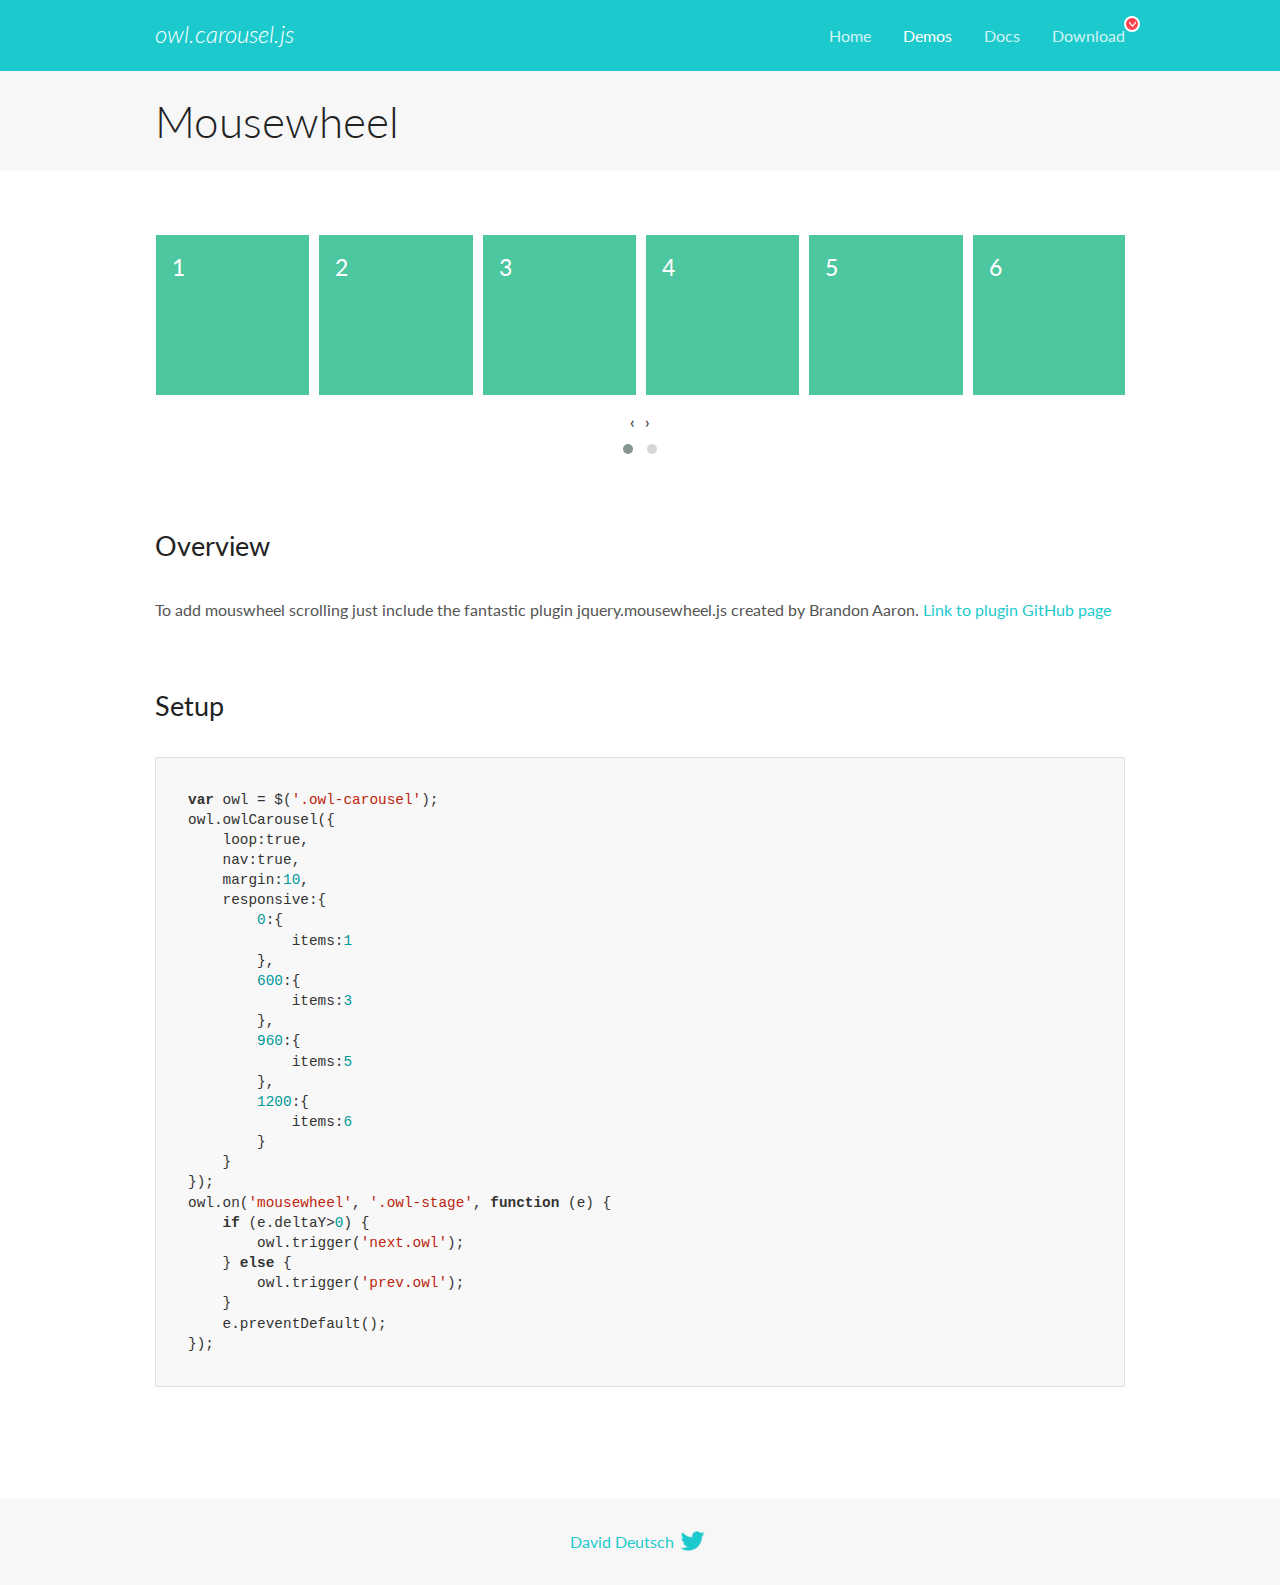
<file: css/OwlCarousel2-2.3.4/docs/demos/mousewheel.html>
<!DOCTYPE html>
<html lang="en">
  <head>

    <!-- head -->
    <meta charset="utf-8">
    <meta name="msapplication-tap-highlight" content="no" />
    <meta name="viewport" content="width=device-width, initial-scale=1.0" />
    <meta name="description" content="Mousewheel usage demo">
    <meta name="author" content="David Deutsch">
    <title>
      Mousewheel Demo | Owl Carousel | 2.3.4
    </title>

    <!-- Stylesheets -->
    <link href='https://fonts.googleapis.com/css?family=Lato:300,400,700,400italic,300italic' rel='stylesheet' type='text/css'>
    <link rel="stylesheet" href="../assets/css/docs.theme.min.css">

    <!-- Owl Stylesheets -->
    <link rel="stylesheet" href="../assets/owlcarousel/assets/owl.carousel.min.css">
    <link rel="stylesheet" href="../assets/owlcarousel/assets/owl.theme.default.min.css">

    <!-- HTML5 shim and Respond.js IE8 support of HTML5 elements and media queries -->

    <!--[if lt IE 9]>
      <script src="https://oss.maxcdn.com/libs/html5shiv/3.7.0/html5shiv.js"></script>
      <script src="https://oss.maxcdn.com/libs/respond.js/1.3.0/respond.min.js"></script>
    <![endif]-->

    <!-- Favicons -->
    <link rel="apple-touch-icon-precomposed" sizes="144x144" href="../assets/ico/apple-touch-icon-144-precomposed.png">
    <link rel="shortcut icon" href="../assets/ico/favicon.png">
    <link rel="shortcut icon" href="favicon.ico">

    <!-- Yeah i know js should not be in header. Its required for demos.-->

    <!-- javascript -->
    <script src="../assets/vendors/jquery.min.js"></script>
    <script src="../assets/owlcarousel/owl.carousel.js"></script>
  </head>
  <body>

    <!-- header -->
    <header class="header">
      <div class="row">
        <div class="large-12 columns">
          <div class="brand left">
            <h3>
              <a href="/OwlCarousel2/">owl.carousel.js</a> 
            </h3>
          </div>
          <a id="toggle-nav" class="right">
            <span></span> <span></span> <span></span> 
          </a> 
          <div class="nav-bar">
            <ul class="clearfix">
              <li> <a href="/OwlCarousel2/index.html">Home</a>  </li>
              <li class="active">
                <a href="/OwlCarousel2/demos/demos.html">Demos</a> 
              </li>
              <li> <a href="/OwlCarousel2/docs/started-welcome.html">Docs</a>  </li>
              <li>
                <a href="https://github.com/OwlCarousel2/OwlCarousel2/archive/2.3.4.zip">Download</a> 
                <span class="download"></span> 
              </li>
            </ul>
          </div>
        </div>
      </div>
    </header>

    <!-- title -->
    <section class="title">
      <div class="row">
        <div class="large-12 columns">
          <h1>Mousewheel</h1>
        </div>
      </div>
    </section>

    <!--  Demos -->
    <section id="demos">
      <div class="row">
        <div class="large-12 columns">
          <div class="owl-carousel owl-theme">
            <div class="item">
              <h4>1</h4>
            </div>
            <div class="item">
              <h4>2</h4>
            </div>
            <div class="item">
              <h4>3</h4>
            </div>
            <div class="item">
              <h4>4</h4>
            </div>
            <div class="item">
              <h4>5</h4>
            </div>
            <div class="item">
              <h4>6</h4>
            </div>
            <div class="item">
              <h4>7</h4>
            </div>
            <div class="item">
              <h4>8</h4>
            </div>
            <div class="item">
              <h4>9</h4>
            </div>
            <div class="item">
              <h4>10</h4>
            </div>
            <div class="item">
              <h4>11</h4>
            </div>
            <div class="item">
              <h4>12</h4>
            </div>
          </div>
          <h3 id="overview">Overview</h3>
          <p>To add mouswheel scrolling just include the fantastic plugin jquery.mousewheel.js created by Brandon Aaron.
            <a href="https://github.com/brandonaaron/jquery-mousewheel">Link to plugin GitHub page</a> 
          </p>
          <h3 id="setup">Setup</h3>
          <pre><code>var owl = $(&#39;.owl-carousel&#39;);
owl.owlCarousel({
    loop:true,
    nav:true,
    margin:10,
    responsive:{
        0:{
            items:1
        },
        600:{
            items:3
        },            
        960:{
            items:5
        },
        1200:{
            items:6
        }
    }
});
owl.on(&#39;mousewheel&#39;, &#39;.owl-stage&#39;, function (e) {
    if (e.deltaY&gt;0) {
        owl.trigger(&#39;next.owl&#39;);
    } else {
        owl.trigger(&#39;prev.owl&#39;);
    }
    e.preventDefault();
});</code></pre>
          <script src="../assets/vendors/jquery.mousewheel.min.js"></script>
          <script>
            $(document).ready(function() {
              var owl = $('.owl-carousel');
              owl.owlCarousel({
                loop: true,
                nav: true,
                margin: 10,
                responsive: {
                  0: {
                    items: 1
                  },
                  600: {
                    items: 3
                  },
                  960: {
                    items: 5
                  },
                  1200: {
                    items: 6
                  }
                }
              });
              owl.on('mousewheel', '.owl-stage', function(e) {
                if (e.deltaY > 0) {
                  owl.trigger('next.owl');
                } else {
                  owl.trigger('prev.owl');
                }
                e.preventDefault();
              });
            })
          </script>
        </div>
      </div>
    </section>

    <!-- footer -->
    <footer class="footer">
      <div class="row">
        <div class="large-12 columns">
          <h5>
            <a href="/OwlCarousel2/docs/support-contact.html">David Deutsch</a> 
            <a id="custom-tweet-button" href="https://twitter.com/share?url=https://github.com/OwlCarousel2/OwlCarousel2&text=Owl Carousel - This is so awesome! " target="_blank"></a> 
          </h5>
        </div>
      </div>
    </footer>

    <!-- vendors -->
    <script src="../assets/vendors/highlight.js"></script>
    <script src="../assets/js/app.js"></script>
  </body>
</html>
</file>
